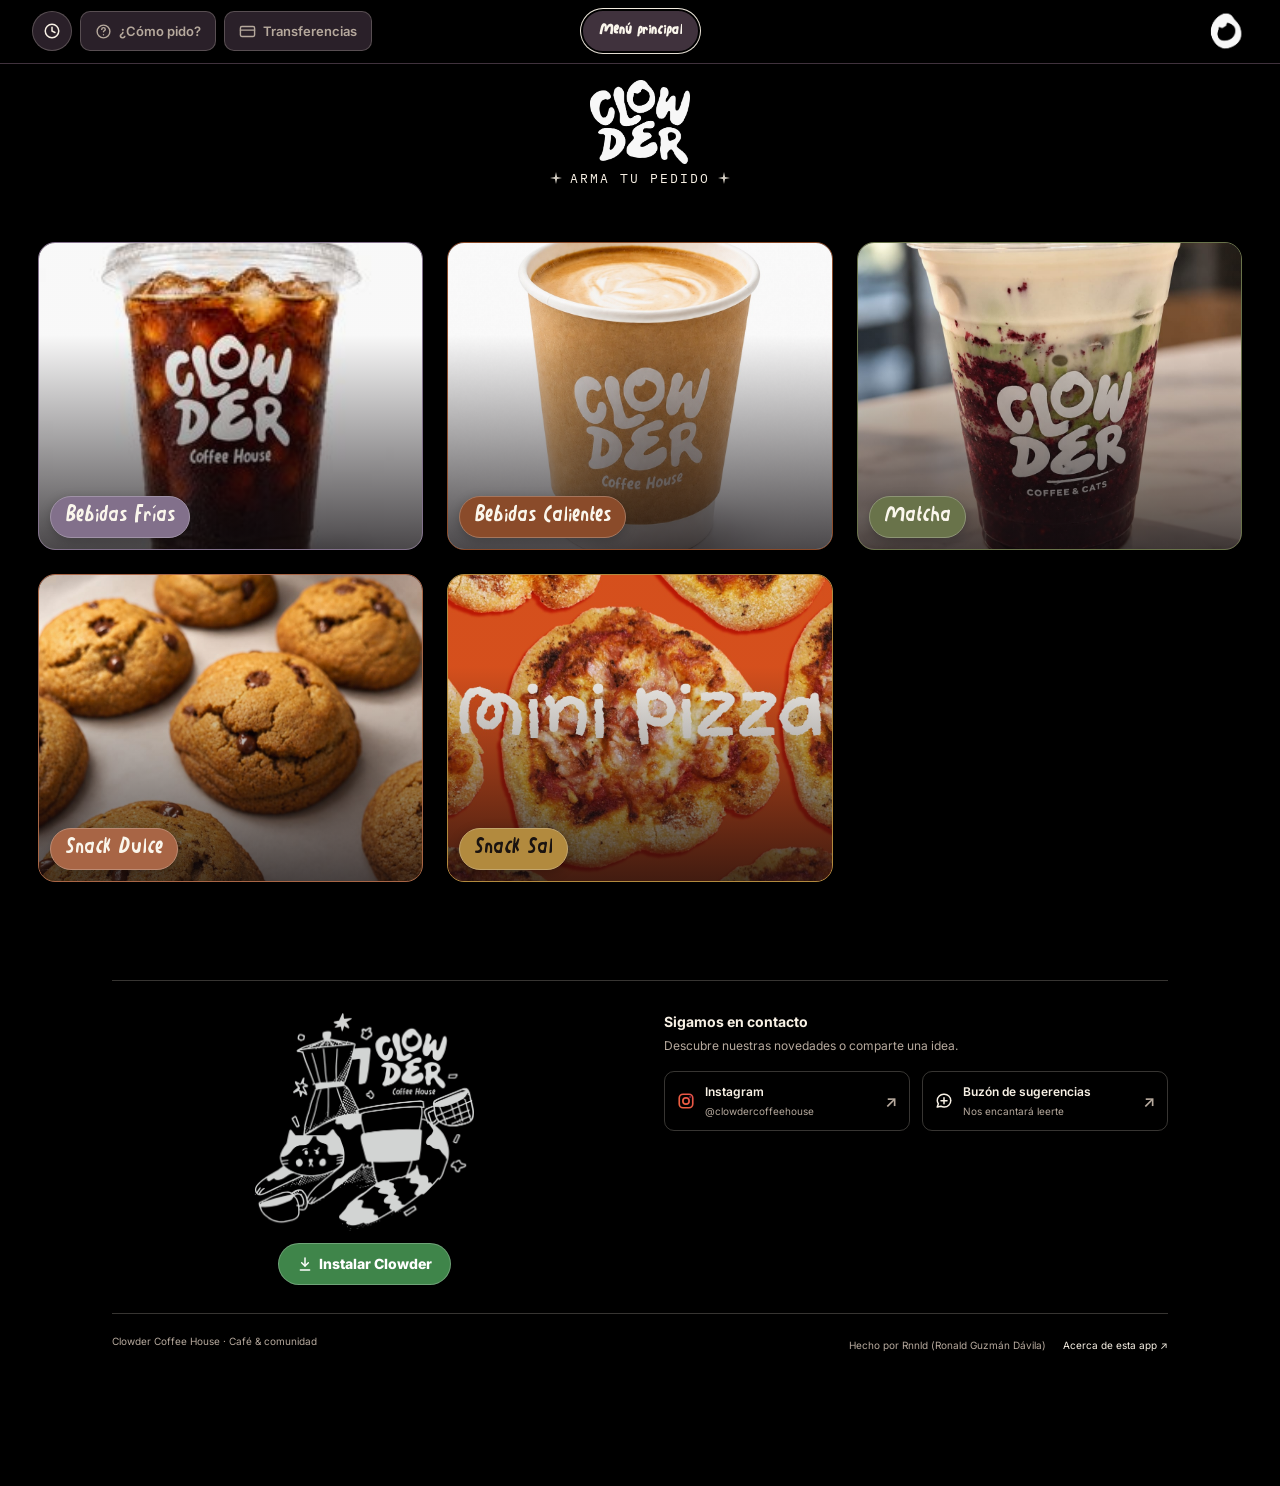
<file: index.html>
<!DOCTYPE html>
<html lang="es">
<head>
<meta charset="UTF-8">
<meta name="viewport" content="width=device-width, initial-scale=1.0">
<script>if('scrollRestoration' in history) history.scrollRestoration='manual';</script>
<title>Clowder Coffee House - Pedidos</title>
<meta name="description" content="Pide desde aquí y te llega directo a nuestro WhatsApp. Café, snacks y la bebida del mes.">
<meta name="theme-color" content="#000000">
<meta name="mobile-web-app-capable" content="yes">
<meta name="apple-mobile-web-app-capable" content="yes">
<meta name="apple-mobile-web-app-status-bar-style" content="black-translucent">
<meta name="apple-mobile-web-app-title" content="Clowder Coffee House - Pedidos">
<link rel="manifest" href="manifest.webmanifest?v=9">
<link rel="apple-touch-icon" sizes="192x192" href="icons/clowder-icon-192-v9.png">
<meta property="og:type" content="website">
<meta property="og:title" content="Clowder Coffee House · Arma tu pedido">
<meta property="og:description" content="Pide desde aquí y te llega directo a nuestro WhatsApp. Café, snacks y la bebida del mes.">
<meta property="og:url" content="https://clowder.cafe/">
<meta property="og:image" content="https://clowder.cafe/banners/mini-pizza.jpeg">
<meta property="og:image:width" content="1080">
<meta property="og:image:height" content="1350">
<meta name="twitter:card" content="summary_large_image">
<meta property="og:image:type" content="image/jpeg">
<meta property="og:image:alt" content="Mini Pizza de Clowder">
<meta name="twitter:image" content="https://clowder.cafe/banners/mini-pizza.jpeg">
<link rel="icon" type="image/png" href="assets/image-37567444807043c1.png">
<link rel="preconnect" href="https://fonts.googleapis.com">
<link href="https://fonts.googleapis.com/css2?family=Fraunces:ital,opsz,wght@0,9..144,400;0,9..144,600;1,9..144,500&family=Inter:wght@400;500;600;700&family=IBM+Plex+Mono:wght@500;600&display=swap" rel="stylesheet">
<link rel="stylesheet" href="./styles.css?v=20261102-menu-noviembre">
<link rel="stylesheet" href="./order-ticket.css?v=20261026">
</head>
<body>
<noscript><style>.intro-splash{display:none}</style></noscript>
<div class="sticky-top">
<header>
  <div class="header-actions">
  <div class="header-primary-actions">
  <button class="hours-toggle" id="hoursToggle" onclick="openHours()" aria-label="Horarios de atención">
    <svg viewBox="0 0 24 24" fill="none" stroke="currentColor" stroke-width="2" stroke-linecap="round" stroke-linejoin="round"><circle cx="12" cy="12" r="9"/><polyline points="12 7 12 12 16 14"/></svg>
  </button>
  <button class="guide-toggle" id="guideToggle" onclick="openGuide()" aria-label="¿Cómo pido?">
    <svg viewBox="0 0 24 24" fill="none" stroke="currentColor" stroke-width="2" stroke-linecap="round" stroke-linejoin="round"><circle cx="12" cy="12" r="9"/><path d="M9.5 9a2.5 2.5 0 0 1 5 0c0 1.7-2.5 2-2.5 3.5"/><line x1="12" y1="16.5" x2="12" y2="16.5"/></svg>
    ¿Cómo pido?
  </button>
  <button class="pay-toggle" id="payToggle" onclick="openPayments()" aria-label="Pagar por transferencia">
    <svg viewBox="0 0 24 24" fill="none" stroke="currentColor" stroke-width="2" stroke-linecap="round" stroke-linejoin="round"><rect x="2" y="5" width="20" height="14" rx="2"/><line x1="2" y1="10" x2="22" y2="10"/></svg>
    Transferencias
  </button>
  </div>
  <div class="header-secondary-actions">
  <span class="theme-toggle" id="themeToggle" role="img" aria-label="Clowder">
    <img class="theme-cat-logo theme-cat-logo-dark-mode" width="2250" height="2250" decoding="async" src="assets/clowder-mark-dark-mode.png" alt="">
  </span>
  </div>
  </div>

</header>
<div class="compact-cat-title" id="compactCatTitle"></div>

<div class="cats-wrap"><nav class="cats" id="cats"></nav></div>
</div>

<header class="home-brand">
  <img class="logo" width="1374" height="1149" decoding="async" src="assets/image-b30d7df6a35a7973.png" alt="Clowder">
  <div class="tag-row">
    <svg class="doodle-star" viewBox="0 0 24 24" fill="currentColor"><path d="M12 0 L14.2 9.8 L24 12 L14.2 14.2 L12 24 L9.8 14.2 L0 12 L9.8 9.8 Z"/></svg>
    <div class="tag">arma tu pedido</div>
    <svg class="doodle-star" viewBox="0 0 24 24" fill="currentColor"><path d="M12 0 L14.2 9.8 L24 12 L14.2 14.2 L12 24 L9.8 14.2 L0 12 L9.8 9.8 Z"/></svg>
  </div>
</header>

<section id="whatsappRecovery" class="order-history order-recovery" hidden aria-labelledby="recoveryTitle">
  <h2 id="recoveryTitle">Tu pedido está guardado</h2>
  <p id="whatsappRecoveryMessage" role="status"></p>
  <p>Si WhatsApp no abrió o quedó en blanco, vuelve a abrir el mismo mensaje. No necesitas armar el pedido otra vez.</p>
  <a id="whatsappRecoveryLink" data-whatsapp>Continuar este pedido en WhatsApp</a>
  <details><summary>Ver mi pedido guardado</summary><pre id="recoveryOrderDetails"></pre></details>
  <button type="button" onclick="acknowledgeWhatsAppMessage()">Ya envié el mensaje</button>
  <small>Este botón solo oculta el aviso; no confirma el pago.</small>
</section>

<aside id="drinksOnlyNotice" class="drinks-only-notice" hidden aria-labelledby="drinksOnlyTitle">
  <strong id="drinksOnlyTitle">Hoy solo bebidas ☕</strong>
  <p>Estamos preparando Clowder para Halloween 🎃. Por hoy, disfruta nuestras bebidas; la comida vuelve mañana.</p>
</aside>

<aside id="halloweenNotice" class="drinks-only-notice halloween-notice" hidden aria-labelledby="halloweenTitle">
  <strong id="halloweenTitle">🎃 Halloween en Clowder 👻</strong>
  <p>🦇 Hoy, a partir de las 20h00, celebramos con bebidas y temática de Halloween.</p>
  <p><b>Mini Clowder Pizza · $3.00</b><br>Los mismos ingredientes de nuestra pizza, en versión mini y sin huevo.</p>
  <div class="halloween-notice-actions">
    <button type="button" onclick="selectCat('Snack Sal')">🍕 Pedir mini pizza</button>
    <button id="halloweenJacksButton" type="button" onclick="selectCat('Bebidas Frías')" hidden>🎃 Jacks O’ Lantern</button>
    <button type="button" onclick="selectCat('Bebida del Mes')">☕ Pumpkin Spice Latte</button>
  </div>
</aside>

<section id="birthdayNotice" hidden style="max-width:720px;margin:16px auto;padding:20px;border-radius:20px;background:#faef9a;color:#332519;box-sizing:border-box" aria-labelledby="birthdayTitle">
  <img src="banners/cumple-gato-mesero.png" alt="El gato mesero celebra su cumpleaños con un pastel, café y un michi, en una ilustración cálida de Clowder." width="1049" height="1499" loading="lazy" decoding="async" style="display:block;width:100%;max-width:300px;height:auto;margin:0 auto 18px;border-radius:14px">
  <h2 id="birthdayTitle" style="margin:0 0 8px">🎂 ¡El gato mesero está de cumpleaños!</h2>
  <p id="birthdayHours" role="status"></p>
  <p>Su mejor regalo: ayudar a los michis de la calle. Tu aporte de cumpleaños, desde $1, se destina a nuestra ayuda social animal. 🐾</p>
  <form onsubmit="openBirthdayGift(event)" style="display:flex;gap:10px;flex-wrap:wrap;align-items:center">
    <label for="birthdayAmount">Tu regalo ($)</label>
    <input id="birthdayAmount" type="number" min="1" step="0.01" value="1" required style="width:90px;padding:10px;font:inherit">
    <button type="submit" style="padding:12px;border-radius:12px;cursor:pointer;font:inherit">🎁 Regalar desde $1</button>
  </form>
  <p id="birthdayGiftInstructions" hidden>Transfiere el valor elegido a una de nuestras cuentas y adjunta tu comprobante en WhatsApp. <a id="birthdayReceipt" data-whatsapp target="_blank" rel="noopener">Enviar comprobante</a>. Abrir WhatsApp no confirma el aporte.</p>
</section>
<main id="menu"></main>

<details id="orderHistory" class="order-history" hidden>
  <summary>Mis pedidos anteriores</summary>
  <p>Últimos 10 pedidos preparados en este dispositivo. Puedes recuperar el mensaje o repetir los productos como un pedido nuevo. Abrir WhatsApp no confirma que hayas enviado el mensaje ni pagado.</p>
  <div id="orderHistoryList"></div>
</details>

<footer id="preview-footer" class="footer-mascot footer-compact">
  <div class="footer-brand">
    <img src="assets/image-1241ecc6e22c2542.png" loading="lazy" decoding="async" width="900" height="891" alt="Clowder Coffee House">
    <button class="install-toggle" id="installToggle" onclick="installApp()" aria-label="Instalar Clowder">
      <svg viewBox="0 0 24 24" fill="none" stroke="currentColor" stroke-width="2.2" stroke-linecap="round" stroke-linejoin="round"><path d="M12 3v12"/><path d="m7 10 5 5 5-5"/><path d="M5 21h14"/></svg>
      Instalar Clowder
    </button>
  </div>
  <div class="footer-details">
    <h2 class="footer-heading">Sigamos en contacto</h2><p class="footer-ig-cta">Descubre nuestras novedades o comparte una idea.</p>
    <nav class="footer-links" aria-label="Comunidad Clowder">
  <a class="footer-mascot-ig" href="https://www.instagram.com/clowdercoffeehouse/" target="_blank" rel="noopener" aria-label="Instagram de Clowder">
    <svg viewBox="0 0 24 24" fill="none" aria-hidden="true"><defs><linearGradient id="igGradient" x1="2" y1="22" x2="22" y2="2"><stop stop-color="#feda75"/><stop offset=".35" stop-color="#fa7e1e"/><stop offset=".7" stop-color="#d62976"/><stop offset="1" stop-color="#4f5bd5"/></linearGradient></defs><rect x="3" y="3" width="18" height="18" rx="5" stroke="url(#igGradient)" stroke-width="2.2"/><circle cx="12" cy="12" r="4.2" stroke="url(#igGradient)" stroke-width="2.2"/><circle cx="17.4" cy="6.7" r="1.1" fill="#d62976"/></svg>
    <span>Instagram<small>@clowdercoffeehouse</small></span><span class="footer-link-arrow" aria-hidden="true">↗︎</span>
  </a>
  <a class="footer-suggestion-link" href="https://share.forms.app/form/6a9ef996fdd4755e6a546004" target="_blank" rel="noopener noreferrer"><svg viewBox="0 0 24 24" fill="none" stroke="currentColor" stroke-width="2" stroke-linecap="round" stroke-linejoin="round" aria-hidden="true"><path d="M21 11.5a8.4 8.4 0 0 1-9 8.5 9.3 9.3 0 0 1-4.2-1L3 20l1.5-4.4A8.1 8.1 0 0 1 3 11.5 8.4 8.4 0 0 1 12 3a8.4 8.4 0 0 1 9 8.5Z"/><path d="M8 11.5h8M12 7.5v8"/></svg><span>Buzón de sugerencias<small>Nos encantará leerte</small></span><span class="footer-link-arrow" aria-hidden="true">↗︎</span></a>
    </nav>
  </div>
  <div class="footer-credit"><span>Clowder Coffee House <span aria-hidden="true">·</span> Café &amp; comunidad</span><span>Hecho por Rnnld (Ronald Guzmán Dávila) <button type="button" onclick="document.getElementById('aboutApp').showModal()">Acerca de esta app <span aria-hidden="true">↗︎</span></button></span></div>
</footer>
<dialog id="aboutApp" class="about-dialog" aria-labelledby="aboutAppTitle">
  <div class="drawer-head"><h2 id="aboutAppTitle">Acerca de esta app</h2><button type="button" aria-label="Cerrar" onclick="document.getElementById('aboutApp').close()">✕</button></div>
  <p class="about-intro">Creada para que elegir tu café y armar tu pedido sea más fácil.</p>
  <div class="dev-card">
    <div class="dev-hook">¿Te gusta esta app?</div>
    <div class="dev-hook-sub">¿Tienes algo en mente? Cuéntame.</div>
    <a class="dev-btn dev-btn-wa dev-btn-full" href="#" data-whatsapp target="_blank" rel="noopener">Hablemos por WhatsApp</a>
    <div class="dev-sign">Ronald Guzmán Dávila</div>
  </div>
  <div class="footer-version">Clowder · v6</div>
</dialog>

<nav class="bottom-navigation" aria-label="Navegación del menú">
  <button type="button" id="menuBack" class="menu-back" onclick="expandCats()" disabled><span aria-hidden="true">←</span> Volver al menú</button>
<div class="cartbar" id="cartbar" role="button" tabindex="0" aria-label="Ver mi pedido">
  <div class="left"><span class="count" id="cartCount">0</span> Mi pedido</div>
  <div class="right"><span id="cartTotal">$0.00</span>
    <svg class="cartbar-arrow" viewBox="0 0 24 24" fill="none" stroke="currentColor" stroke-width="3" stroke-linecap="round" stroke-linejoin="round"><polyline points="9 18 15 12 9 6"/></svg>
  </div>
</div>
</nav>
<div class="order-complete" id="orderComplete" role="status" aria-live="polite">Continúa en WhatsApp<br><small>Envía allí el mensaje para completar tu pedido. Tu carrito está limpio. Puedes recuperar el mensaje en Mis pedidos anteriores.</small></div>

<div class="overlay" id="paymentsOverlay">
  <div class="drawer">
    <div class="drawer-head">
      <h2>Pagar por transferencia</h2>
      <button aria-label="Cerrar" onclick="closePayments()">✕</button>
    </div>
    <p class="modal-hint">Elige tu banco para ver el número de cuenta. Después de transferir, envía tu pedido igual por WhatsApp para que lo preparemos.</p>
    <div class="banks" id="banksList"></div>
    <div class="bank-details" id="bankDetails">
      <div class="bank-account" id="bankAccountNumber"></div>
      <div class="bank-field"><strong>Jorge Ronald Guzmán Dávila</strong></div>
      <div class="bank-field">Cuenta Ahorros</div>
      <div class="bank-field">Cédula: 0926355850</div>
      <div class="bank-field">guzmandavila@proton.me</div>
      <button class="send-btn" id="copyAccountBtn" style="margin-top:14px;" onclick="copyAccountNumber()">Copiar número</button>
    </div>
  </div>
</div>

<div class="overlay" id="guideOverlay">
  <div class="drawer">
    <div class="drawer-head">
      <h2>¿Cómo pido?</h2>
      <button aria-label="Cerrar" onclick="closeGuide()">✕</button>
    </div>
    <div class="guide-subtitle">Es súper fácil, mira:</div>
    <div class="guide-steps">
      <div class="guide-step">
        <span class="guide-num">1</span>
        <div class="guide-mock">
          <span class="mock-cats-row">
            <span class="mock-bubble" style="background:#442C19;"></span>
            <span class="mock-bubble" style="background:#B6DAEA;"></span>
            <span class="mock-bubble" style="background:#3F854A;"></span>
          </span>
        </div>
        <div class="guide-caption">Toca una categoría</div>
      </div>
      <svg class="guide-arrow" viewBox="0 0 24 24" fill="none" stroke="currentColor" stroke-width="2.5" stroke-linecap="round" stroke-linejoin="round"><line x1="12" y1="4" x2="12" y2="20"/><polyline points="7 15 12 20 17 15"/></svg>
      <div class="guide-step">
        <span class="guide-num">2</span>
        <div class="guide-mock">
          <span class="mock-card">
            <span class="mock-card-photo"></span>
            <span class="mock-card-lines"><span></span><span></span></span>
            <span class="mock-card-plus">+</span>
          </span>
        </div>
        <div class="guide-caption">Toca el + en lo que quieras</div>
      </div>
      <svg class="guide-arrow" viewBox="0 0 24 24" fill="none" stroke="currentColor" stroke-width="2.5" stroke-linecap="round" stroke-linejoin="round"><line x1="12" y1="4" x2="12" y2="20"/><polyline points="7 15 12 20 17 15"/></svg>
      <div class="guide-step">
        <span class="guide-num">3</span>
        <div class="guide-mock">
          <span class="mock-cartbar">
            <span class="mock-cartbar-count">2</span>
            <span class="mock-cartbar-price">$8.50</span>
          </span>
        </div>
        <div class="guide-caption">Abajo se arma tu carrito solo</div>
      </div>
      <svg class="guide-arrow" viewBox="0 0 24 24" fill="none" stroke="currentColor" stroke-width="2.5" stroke-linecap="round" stroke-linejoin="round"><line x1="12" y1="4" x2="12" y2="20"/><polyline points="7 15 12 20 17 15"/></svg>
      <div class="guide-step">
        <span class="guide-num">4</span>
        <div class="guide-mock">
          <span class="mock-input">Tu nombre</span>
        </div>
        <div class="guide-caption">Escribe tu nombre (¡no te olvides!)</div>
      </div>
      <svg class="guide-arrow" viewBox="0 0 24 24" fill="none" stroke="currentColor" stroke-width="2.5" stroke-linecap="round" stroke-linejoin="round"><line x1="12" y1="4" x2="12" y2="20"/><polyline points="7 15 12 20 17 15"/></svg>
      <div class="guide-step">
        <span class="guide-num">5</span>
        <div class="guide-mock">
          <span class="mock-whatsapp">
            <svg viewBox="0 0 24 24" fill="white"><path d="M12 2C6.5 2 2 6.5 2 12c0 1.8.5 3.5 1.3 5L2 22l5.2-1.4c1.4.8 3.1 1.2 4.8 1.2 5.5 0 10-4.5 10-10S17.5 2 12 2zm5.6 14.2c-.2.7-1.4 1.3-2 1.4-.5.1-1.1.1-1.8-.1-.4-.1-1-.3-1.7-.6-3-1.3-4.9-4.3-5.1-4.5-.1-.2-1.2-1.6-1.2-3.1s.8-2.2 1.1-2.5c.3-.3.6-.4.8-.4h.6c.2 0 .4 0 .6.5.2.5.7 1.8.8 1.9.1.2.1.3 0 .5-.1.2-.2.3-.3.5-.2.2-.3.3-.5.5-.2.2-.3.4-.1.7.2.3.9 1.4 1.9 2.3 1.3 1.2 2.4 1.5 2.7 1.7.3.2.5.1.7-.1.2-.2.8-.9 1-1.2.2-.3.4-.2.7-.1.3.1 1.7.8 2 1 .3.1.5.2.6.3.1.2.1.8-.1 1.5z"/></svg>
          </span>
        </div>
        <div class="guide-caption">Toca enviar</div>
        <div class="guide-subcaption">Se manda solo, no toques nada más en WhatsApp</div>
      </div>
    </div>
    <button class="send-btn" onclick="closeGuide()">¡Ya entendí!</button>
  </div>
</div>

<div class="overlay" id="bigOrderOverlay">
  <div class="drawer">
    <div class="drawer-head">
      <h2>¿Pedido grande?</h2>
      <button aria-label="Cerrar" onclick="closeBigOrder()">✕</button>
    </div>
    <div class="bigorder-body">
      <div class="bigorder-lead">Por aquí puedes pedir hasta 10 de cada producto.</div>
      <div class="bigorder-text">Si necesitas más, escríbenos por WhatsApp y lo coordinamos contigo: así nos aseguramos de tener todo listo y a tiempo.</div>
      <a class="bigorder-cta" href="#" data-whatsapp target="_blank" rel="noopener">Escríbenos por WhatsApp</a>
    </div>
    <button class="send-btn" onclick="closeBigOrder()">Seguir con mi pedido</button>
  </div>
</div>

<div class="overlay" id="hoursOverlay">
  <div class="drawer">
    <div class="drawer-head">
      <h2 id="hoursTitle">Horarios de atención</h2>
      <button aria-label="Cerrar" onclick="closeHours()">✕</button>
    </div>
    <div class="closed-notice" id="hoursNotice">Ahora estamos fuera del horario del menú completo. Puedes revisar los horarios y volver a pedir cuando esté disponible.</div>
    <div class="hours-list">
      <div class="hours-row">
        <div class="hours-days">Lunes a domingo</div>
        <div class="hours-time">☕ Solo café · disponible todo el día</div>
      </div>
      <div class="hours-row">
        <div class="hours-days">Lunes a sábado</div>
        <div class="hours-time">Menú completo: 19h00 – 23h00</div>
      </div>
      <div class="hours-row">
        <div class="hours-days">Domingos</div>
        <div class="hours-time">Menú completo: 18h30 – 22h30</div>
      </div>
    </div>
    <div class="modal-hint" style="text-align:center; margin:0 0 12px;">Fuera de esas franjas, solo se pueden pedir Bebidas Calientes.</div>
    <button class="send-btn" onclick="closeHours()">¡Listo!</button>
  </div>
</div>

<div class="overlay" id="overlay">
  <div class="drawer">
    <div class="drawer-head">
      <h2>Confirma tu pedido</h2>
      <button aria-label="Cerrar" onclick="closeCart()">✕</button>
    </div>
    <div id="cartList"></div>
    <div class="prep-time" id="prepTimeLine" style="display:none;"></div>

    <div class="fields">
      <div>
        <label class="name-label" for="customerName">¿Cómo te llamas?</label>
        <input type="text" id="customerName" maxlength="80" autocomplete="given-name" placeholder="Tu nombre" class="name-input" oninput="updateBars()">
      </div>
      <div id="modeFieldWrap">
        <label>¿Dónde lo disfrutas?</label>
        <div class="toggle-row" id="modeToggleRow">
          <button id="btnMesa" onclick="setMode('mesa')">Aquí</button>
          <button id="btnLlevar" onclick="setMode('llevar')">Para llevar</button>
          <button id="btnDelivery" onclick="setMode('delivery')">Delivery</button>
        </div>
        <div class="delivery-hint" id="deliveryHint"><strong>DELIVERY EN BICI</strong> · Canaria · Gratis · Según disponibilidad<br><span>Preparación + 5 min de entrega</span></div>
        <div class="delivery-fields" id="deliveryFields">
          <label>Manzana<input type="number" id="deliveryManzana" inputmode="numeric" pattern="[0-9]*" min="0" step="1" placeholder="Ej. 12" oninput="updateBars()"></label>
          <label>Villa<input type="number" id="deliveryVilla" inputmode="numeric" pattern="[0-9]*" min="0" step="1" placeholder="Ej. 8" oninput="updateBars()"></label>
          <button type="button" class="location-btn" onclick="shareLocation()">Compartir ubicación</button>
          <div class="location-status" id="locationStatus"></div>
          <div class="delivery-validation" id="deliveryValidation">Completa Manzana y Villa con números enteros válidos</div>
        </div>
      </div>
      <div>
        <label>¿Cómo prefieres pagar?</label>
        <div class="toggle-row">
          <button id="btnEfectivo" onclick="setPay('efectivo')">Efectivo</button>
          <button id="btnTransfer" onclick="setPay('transferencia')">Transferencia</button>
        </div>
        <p id="bankField" class="transfer-accounts" hidden>Elige la cuenta que prefieras en <a href="https://clowder.cafe/pagos/" target="_blank" rel="noopener">ver cuentas para transferir ↗</a>.</p>
        <div class="cash-change" id="cashChange">
          <label>¿Con cuánto pagas?
            <input type="number" id="cashAmount" inputmode="decimal" min="0.01" step="0.01" placeholder="Ej. 10.00" oninput="updateBars()">
            <div class="cash-actions">
              <button type="button" class="cash-exact" onclick="setExactCash()">Pago exacto</button>
              <span class="cash-change-text" id="cashChangeText"></span>
            </div>
          </label>
        </div>
      </div>
    </div>

    <div class="note" id="packagingLine" style="display:none; text-align:right; margin-top:10px;"></div>
    <div class="total-row">
      <span class="lbl">Total</span>
      <span class="val" id="drawerTotal">$0.00</span>
    </div>

    <p id="sendHint" class="modal-hint" role="status" aria-live="polite"></p>
    <p id="contactError" class="modal-hint" role="alert" hidden></p>
    <button class="send-btn" id="sendBtn" onclick="sendOrder()">Continuar en WhatsApp</button>
    <button class="new-order-btn" type="button" onclick="startNewOrder()">Empezar un pedido nuevo</button>
  </div>
</div>

<script src="./contact-config.js"></script>
<script src="./order-ticket.js?v=20261026"></script>
<script src="./app.js?v=20261125-sin-promo-milkishaki"></script>
</body>
</html>
</file>
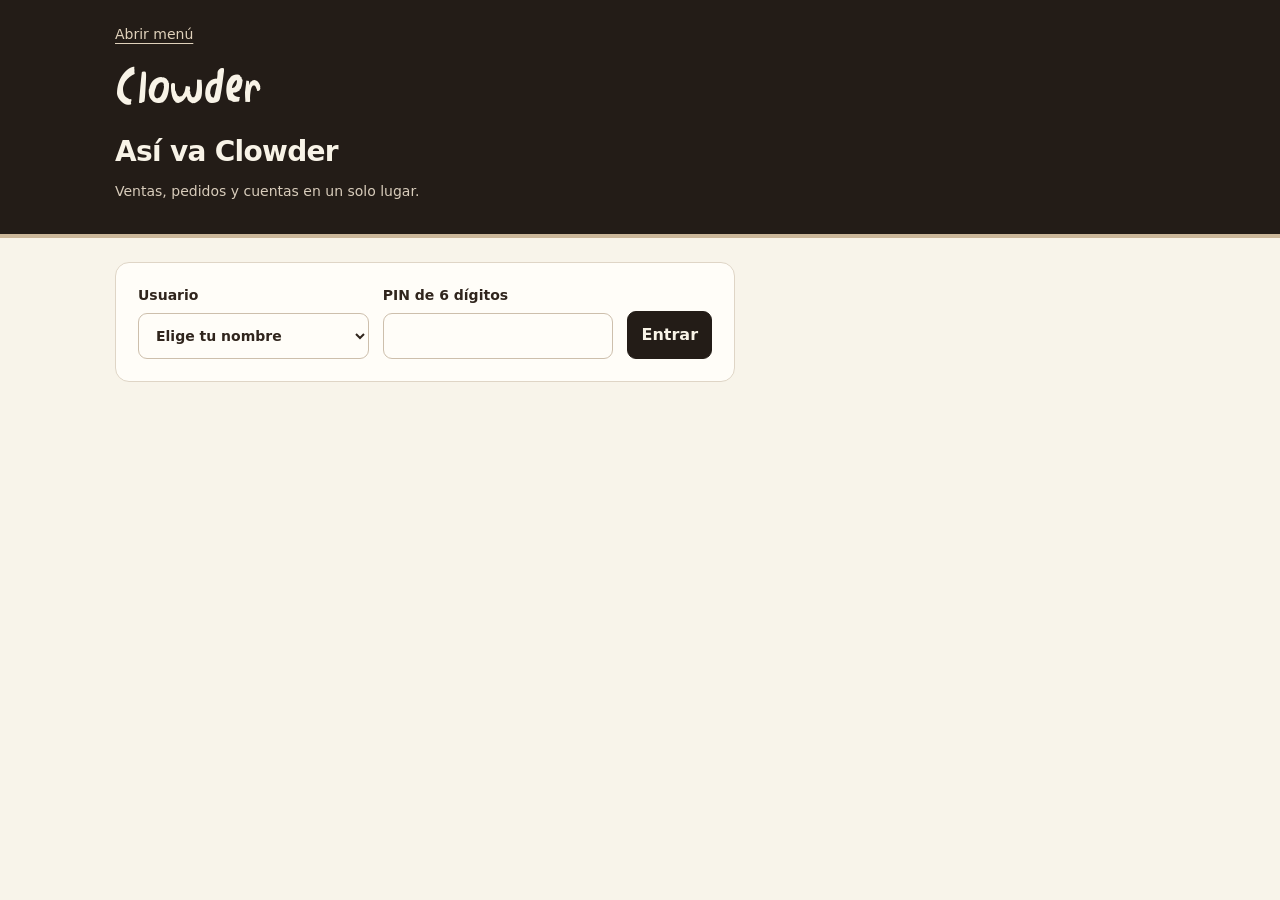
<file: backoffice/index.html>
<!doctype html><html lang="es"><meta charset="utf-8"><meta name="viewport" content="width=device-width,initial-scale=1"><meta http-equiv="Content-Security-Policy" content="default-src 'self'; script-src 'self'; style-src 'self'; connect-src 'self' https://clowder-cobros.rnnld.chatgpt.site; base-uri 'self'; form-action 'self'"><meta name="referrer" content="no-referrer"><meta name="robots" content="noindex,nofollow"><title>Backoffice · Clowder</title><link rel="stylesheet" href="./admin.css?v=4e43acddba57789a">
<link rel="stylesheet" href="../order-ticket.css?v=20261026">
<body><header><a href="https://clowder.cafe/" class="menu-link">Abrir menú</a><span class="brand">Clowder</span><h1>Así va Clowder</h1><p>Ventas, pedidos y cuentas en un solo lugar.</p></header><main>
<form id="login"><label>Usuario<select id="staffUser" autocomplete="username" required><option value="">Elige tu nombre</option><option>Alessa</option><option>Fernanda</option><option>Ronald</option></select></label><label>PIN de 6 dígitos<input id="token" type="password" inputmode="numeric" pattern="[0-9]{6}" minlength="6" maxlength="6" autocomplete="current-password" required></label><button>Entrar</button></form>
<p id="status" role="status" aria-live="polite"></p>
<section id="workspace" hidden><div id="mainBalances" class="balance-strip main-balances" aria-label="Dinero de Clowder"></div><div class="toolbar"><label>Fecha de consulta<input id="day" type="date" required></label><button id="refresh">Actualizar</button><button id="logout" class="secondary">Salir</button></div>
<p id="signedIn" class="muted"></p><p><a class="menu-link" href="../maomao/">Tomar un pedido en Mao Mao</a></p><p id="updated" class="muted"></p><div class="panel-tabs" role="tablist" aria-label="Secciones del panel">
<button type="button" role="tab" id="tab-sales" aria-selected="false" aria-controls="panel-sales" tabindex="-1">Resumen de ventas</button>
<button type="button" role="tab" id="tab-orders" aria-selected="true" aria-controls="panel-orders" tabindex="0">Pedidos y cobros</button>
<button type="button" role="tab" id="tab-inventory" aria-selected="false" aria-controls="panel-inventory" tabindex="-1">Inventario</button>
<button type="button" role="tab" id="tab-accounting" aria-selected="false" aria-controls="panel-accounting" tabindex="-1">Contabilidad</button>
</div>
<section id="panel-sales" class="workspace-panel" role="tabpanel" aria-labelledby="tab-sales" tabindex="0" hidden>
<div class="sales-heading"><div class="section-intro"><h2>¿Cómo van las ventas?</h2><p class="muted">Mira lo cobrado y descubre qué productos tienen más salida.</p></div><label>Período hasta la fecha de consulta<select id="salesPeriod"><option value="1">Un día</option><option value="7" selected>Últimos 7 días</option><option value="30">Últimos 30 días</option></select></label></div>
<section class="sales-box"><h3>Los dulces que más extrañan</h3><p class="muted">Solicitudes acumuladas · un voto por producto y navegador. No son pedidos ni reservas.</p><div id="sweetRequests"></div></section>
<p id="salesRange" class="muted"></p><div id="salesStory" class="sales-story"></div><div id="salesMetrics" class="cards sales-metrics"></div>
<div class="sales-grid"><section class="sales-box sales-trend"><h3>¿Qué día vendimos más?</h3><p class="muted">Barra más larga = más ventas. Días del más reciente al más antiguo.</p><div id="salesTrend" class="chart-scroll"></div><details><summary>Ver valores por día</summary><div id="salesDailyTable"></div></details></section>
<section class="sales-box"><h3>Cómo nos pagan</h3><div id="salesPayments"></div><p class="muted">Son cobros del período, no el saldo disponible en caja o bancos.</p></section></div>
<div class="sales-grid"><section class="sales-box"><h3>Los más vendidos</h3><p class="muted">Por unidades · hasta 5 productos</p><div id="salesTop"></div></section><section class="sales-box"><h3>Los que menos se vendieron</h3><p class="muted">Entre los productos vendidos · hasta 5 productos</p><div id="salesBottom"></div></section></div>
<p id="salesCoverage" class="sales-notice"></p><details class="sales-box"><summary>Ver todos los productos vendidos</summary><div id="salesProducts" class="product-scroll"></div></details>
<section class="sales-box"><h3>Para tener en cuenta</h3><div id="salesInsights"></div><p class="muted">Las ventas se cuentan por fecha de cobro y excluyen pedidos pendientes y cancelados. La comparación usa el mismo número de días anteriores. Si el período incluye hoy, todavía está en curso. Este resumen no calcula ganancias: faltan costos y gastos.</p></section>
</section>
<section id="panel-orders" class="workspace-panel" role="tabpanel" aria-labelledby="tab-orders" tabindex="0">
<div class="section-intro"><h2>Pedidos y cobros</h2><p class="muted">Registra ventas y confirma los pagos de tus clientes.</p></div>
<div id="dailySummary" class="cards"></div>
<details id="manualEntry"><summary>Registrar un cobro de hoy fuera del menú</summary><p>Para ventas de hoy anteriores a la activación o pedidos tomados directamente. Comprueba que no exista ya el pedido.</p><form id="manual"><label>Cliente o referencia<input id="manualName" maxlength="80" required placeholder="Nombre / pedido de WhatsApp"></label><label>Monto cobrado ($)<input id="manualAmount" type="number" min="0.01" max="100000" step="0.01" required></label><label id="manualTenderLabel" hidden>Efectivo recibido del cliente ($)<input id="manualTender" type="number" min="0.01" max="100000" step="0.01"></label><p id="manualChange" role="status"></p><label>Dónde recibiste el dinero<select id="manualAccount"><option>Guayaquil</option><option>Pichincha</option><option>Bolivariano</option><option>Pacífico</option><option>Produbanco</option><option>Efectivo</option></select></label><button>Registrar cobro recibido</button></form><p class="muted">Se registra con la fecha de hoy. No genera un mensaje ni una transferencia.</p></details><h2>Pedidos</h2><div class="toolbar"><label>Buscar<input id="search" type="search" placeholder="Nombre o número de pedido"></label><label>Ingresado por<select id="operatorFilter"><option value="">Todos</option><option>Alessa</option><option>Fernanda</option><option>Ronald</option><option>Cliente · app</option><option>Sin identificar · anterior</option></select></label><label>Estado<select id="filter"><option value="pending">Pendientes de cobro</option><option value="paid">Cobrados</option><option value="cancelled">Cancelados</option><option value="all">Todos</option></select></label></div><p class="muted">Los clientes registran al abrir WhatsApp; el personal guarda directamente desde «Nuevo pedido». Verifica el pago antes de confirmar el cobro. La lista incluye todos los días.</p><div id="orders"></div>
</section>
<section id="panel-inventory" class="workspace-panel" role="tabpanel" aria-labelledby="tab-inventory" tabindex="0" hidden>
<div class="sales-heading"><div class="section-intro"><h2>Ingredientes e inventario</h2><p class="muted">Compra → revisa → prepara. El inventario baja cuando confirmas la preparación.</p></div><button type="button" id="inventoryReload" class="secondary">Actualizar inventario</button></div>
<p id="inventoryStatus" role="status" aria-live="polite"></p>
<div id="inventoryLoaded" hidden><div id="inventoryMetrics" class="cards sales-metrics"></div>
<section class="sales-box"><h3>¿Qué hay que reponer?</h3><div id="inventoryAlerts"></div><p class="muted">Alertas internas según el mínimo que definas. WhatsApp todavía no está conectado.</p></section>
<section class="sales-box"><h3>Lo que tenemos</h3><div id="inventoryStock" class="stock-grid"></div>
<details><summary>Agregar un ingrediente</summary><form id="ingredientForm"><input id="ingredientEditId" type="hidden"><label>Nombre<input id="ingredientName" maxlength="120" required placeholder="Helado vainilla Madagascar"></label><label>Cómo lo medimos<select id="ingredientUnit"><option value="g">Gramos (g)</option><option value="ml">Mililitros (ml)</option><option value="unidad">Unidades</option></select></label><label>Avisar cuando queden<input id="ingredientMinimum" type="number" min="0" step="0.001" required></label><button>Guardar ingrediente</button></form><p class="muted">1 kg = 1.000 g · 1 litro = 1.000 ml. Gramos y mililitros no son intercambiables.</p></details>
<details><summary>Contar existencias o registrar desperdicio</summary><form id="adjustForm"><label>Ingrediente<select id="adjustIngredient" required></select></label><label>Movimiento<select id="adjustKind"><option value="count">Contar: esto es lo que queda en total</option><option value="waste">Desperdicio: esto es lo que se perdió</option></select></label><label>Cantidad en la unidad del ingrediente<input id="adjustQty" type="number" min="0" step="0.001" required></label><label>Motivo<input id="adjustNote" maxlength="400" required></label><button>Guardar movimiento</button></form></details></section>
<section class="sales-box"><h3>Facturas de compras</h3><p>Sube la foto o PDF. Se guarda por revisar y no suma existencias hasta aprobar sus ingredientes y cantidades.</p><form id="invoiceUpload"><label>Factura · foto o PDF, hasta 8 MB<input id="invoiceFile" type="file" accept="application/pdf,image/png,image/jpeg,image/webp" required></label><button>Guardar factura por revisar</button></form><p class="muted">La lectura automática de la factura queda pendiente de integrar. Esta versión guarda el original y permite revisar sus líneas. Una compra aprobada suma ingredientes; el pago se registra aparte en contabilidad.</p><div id="inventoryInvoices"></div>
<form id="invoiceReview" class="invoice-review" hidden><h4 id="invoiceReviewTitle">Revisar factura</h4><input id="invoiceReviewId" type="hidden"><label>Proveedor<input id="invoiceVendor" maxlength="120" required></label><label>Número de factura<input id="invoiceNumber" maxlength="120" required></label><label>Fecha de compra<input id="invoiceDate" type="date" required></label><div id="invoiceLines" class="inventory-lines"></div><button type="button" id="invoiceAddLine" class="secondary">Agregar ingrediente de la factura</button><button>Aprobar y sumar al inventario</button><p class="muted">Convierte presentaciones: 5 litros = 5.000 ml. Si consumes un producto en gramos y compras en litros, necesitamos su peso neto; no se convierte automáticamente.</p></form></section>
<section class="sales-box"><h3>Recetas por producto</h3><p>Cada receta indica lo que se usa para una porción. Un borrador no descuenta ingredientes.</p><div id="recipeDraftNote" class="recipe-note" hidden></div><div id="inventoryRecipes" class="stock-grid"></div>
<details><summary>Crear o actualizar una receta</summary><form id="recipeForm"><label>Nombre exacto del producto en el ticket<input id="recipeProduct" maxlength="120" required placeholder="Tal como aparece en el pedido"></label><div id="recipeLines" class="inventory-lines"></div><button type="button" id="recipeAddLine" class="secondary">Agregar ingrediente</button><label>Notas o ingredientes pendientes<input id="recipeNotes" maxlength="500"></label><label class="recipe-ready"><input id="recipeReady" type="checkbox"> Revisé todas las cantidades: receta completa, lista para descontar</label><button>Guardar receta</button></form></details><p class="muted">Las leches alternativas, extras y notas del cliente requieren revisión de su receta. No se descontarán con una receta que ignore esas modificaciones.</p></section>
<section class="sales-box"><h3>Últimos movimientos de ingredientes</h3><div id="inventoryMovements"></div><p class="muted">Cancelar o devolver el pago de una bebida ya preparada no recupera los ingredientes consumidos.</p></section></div>
</section>
<section id="panel-accounting" class="workspace-panel" role="tabpanel" aria-labelledby="tab-accounting" tabindex="0" hidden>
<div class="section-intro"><h2>Contabilidad</h2><p class="muted">Revisa la latita, compara semanas y lleva las entregas a Fernanda.</p></div>
<div id="summary" class="cards"></div><p>El pendiente para Fernanda incluye solo cobros por transferencia acumulados de todos los días, menos las entregas registradas. Excluye los pedidos cancelados. El efectivo va a la latita de Tea y no se suma a este pendiente. Un saldo negativo indica dinero entregado de más.</p>

<section aria-labelledby="cashTitle"><h2 id="cashTitle">Caja · latita de Tea</h2><div id="cashSummary" class="cards"></div><p id="cashHint"></p>
<details><summary>Contar caja o registrar una entrada / salida</summary><p>El total contado ya incluye lo cobrado esta semana. Al guardarlo se registra solo la diferencia. Cambiar billetes por monedas por el mismo valor no cambia el saldo.</p>
<form id="cashForm"><label>Tipo de movimiento<select id="cashKind"><option value="count">Actualizar total contado</option><option value="in">Entrada de efectivo para cambio</option><option value="out">Salida de efectivo / gasto</option></select></label><label>Monto ($)<input id="cashAmount" type="number" min="0" max="100000" step="0.01" required></label><label>Motivo<input id="cashNote" maxlength="500" required placeholder="Conteo de la latita / fondo para cambio…"></label><button>Guardar movimiento</button></form></details><section class="cash-journal"><h3>¿Qué pasó con el dinero?</h3><p class="muted">Entradas, salidas y conteos, del más reciente al más antiguo. Los conteos corrigen el saldo registrado; no son ventas.</p><div class="toolbar"><label>Mostrar<select id="cashHistoryFilter"><option value="all">Todos los movimientos</option><option value="sale">Ventas en efectivo</option><option value="out">Salidas y devoluciones</option><option value="count">Conteos de la latita</option><option value="in">Entradas para cambio</option></select></label></div><div id="cashHistory"></div><button type="button" id="cashHistoryMore" class="secondary" hidden>Ver movimientos anteriores</button></section></section>
<section aria-labelledby="weeksTitle"><h2 id="weeksTitle">Reportes semanales</h2><p>Martes a domingo, incluyendo la apertura del lunes desde las 18:00 (hora de Ecuador). Los cobros del lunes antes de las 18:00 se muestran aparte. El lunes puedes revisar la semana terminada y registrar la entrega a Fernanda.</p><p>Las devoluciones se muestran en la semana en que se realizaron. No borran el cobro original. El crecimiento compara cobros brutos de semanas completas; la semana actual es parcial. La primera semana solo refleja los cobros registrados desde la activación.</p><div class="table-scroll"><table><thead><tr><th>Semana (martes a domingo)</th><th>Efectivo</th><th>Transferencias</th><th>Cobrado</th><th>Devoluciones</th><th>Neto</th><th>Pedidos</th><th>Promedio</th><th>Variación</th><th>Lunes antes de 18:00</th></tr></thead><tbody id="weeks"></tbody></table></div><button id="exportWeeks" class="secondary">Descargar reporte CSV</button></section>
<section><h2>Historial y respaldo</h2><p>Los registros se guardan en el servicio y se conservan al cerrar o cambiar de dispositivo. Descarga una copia al hacer las cuentas del lunes y guárdala en un lugar seguro.</p><button id="backup" class="secondary">Descargar respaldo completo</button><p class="muted">Incluye cobros, devoluciones, entregas, movimientos de caja y auditoría. Contiene datos privados. Restaurar una copia requiere asistencia.</p></section>
<h2>Cobros por cuenta</h2><p>Importes confirmados de pedidos vigentes; no representan el saldo de tus cuentas personales.</p><table><thead><tr><th>Cuenta receptora</th><th>Fecha elegida</th><th>Acumulado</th></tr></thead><tbody id="accounts"></tbody></table>
<section class="sales-box"><h2>Cuenta Clowder · Produbanco</h2><p>Parte del saldo comprobado y suma solo las transferencias que confirmas a esta cuenta. Los cobros de pedidos no se suman automáticamente aquí.</p><div id="bankHistory"></div></section>
<h2>Confirmar una transferencia realizada</h2><form id="settlement"><label>Destino<select id="settlementDestination"><option value="clowder">Cuenta Clowder · Produbanco</option><option value="other">Otra entrega a Fernanda</option></select></label><label>Monto transferido ($)<input id="settlementAmount" type="number" min="0.01" max="100000" step="0.01" required></label><label>Referencia / cuenta de origen<input id="settlementNote" maxlength="500" placeholder="Desde mi cuenta · referencia del comprobante…" required></label><button>Confirmar que ya transferí</button></form><p class="muted">Confirma solo cuando el dinero haya llegado. Si eliges Cuenta Clowder, el monto se suma a Produbanco y se descuenta del pendiente por entregar. Una entrega a otro destino no mueve el saldo de Produbanco. No incluyas la comisión bancaria. Este botón registra la operación; no envía dinero.</p>
<h2>Entregas registradas</h2><div id="settlements"></div>
</section>
</section></main><script src="./api-config.js?v=e1fffd6112816ee3"></script><script src="./ledger.js?v=93ae4e07465f665c"></script><script src="../order-ticket.js?v=20261026"></script><script src="./inventory-ui.js?v=49767b6711d0ddde"></script><script src="./cash-ui.js?v=1d9f609c47a45c45"></script><script src="./sales.js?v=7da2966d4f1f60c2"></script><script src="./sales-ui.js?v=8543df392ed73fb3"></script><script src="./admin.js?v=3b93a64a87024980"></script></body></html>
</file>
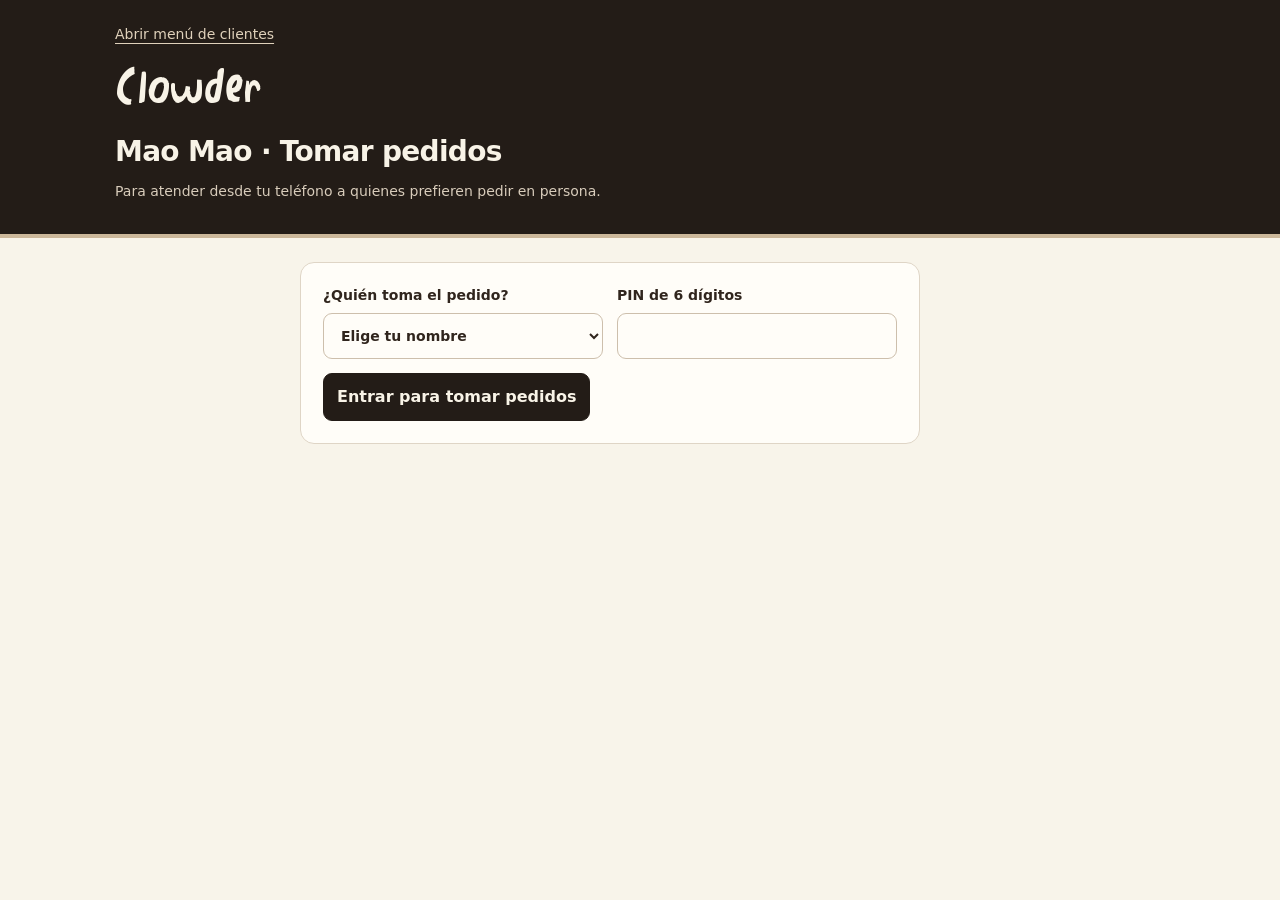
<file: maomao/index.html>
<!doctype html>
<html lang="es">
<head>
<meta charset="utf-8">
<meta name="viewport" content="width=device-width,initial-scale=1">
<meta http-equiv="Content-Security-Policy" content="default-src 'self'; script-src 'self'; style-src 'self'; connect-src 'self' https://clowder-cobros.rnnld.chatgpt.site; base-uri 'self'; form-action 'self'">
<meta name="referrer" content="no-referrer">
<meta name="robots" content="noindex,nofollow">
<title>Mao Mao · Tomar pedidos</title>
<link rel="stylesheet" href="../backoffice/admin.css?v=d5f3867c11f52a09">
<link rel="stylesheet" href="./staff.css?v=20261030">
</head>
<body>
<header><a href="../" class="menu-link">Abrir menú de clientes</a><span class="brand">Clowder</span><h1>Mao Mao · Tomar pedidos</h1><p>Para atender desde tu teléfono a quienes prefieren pedir en persona.</p></header>
<main>
<form id="login">
<label>¿Quién toma el pedido?<select id="staffUser" autocomplete="username" required><option value="">Elige tu nombre</option><option>Alessa</option><option>Fernanda</option><option>Ronald</option></select></label>
<label>PIN de 6 dígitos<input id="token" type="password" inputmode="numeric" pattern="[0-9]{6}" minlength="6" maxlength="6" autocomplete="current-password" required></label>
<button>Entrar para tomar pedidos</button>
</form>
<p id="status" role="status" aria-live="polite"></p>
<section id="workspace" hidden>
<p id="signedIn"></p>
<h2>Nuevo pedido para un cliente</h2>
<p>Elige sus productos, escribe su nombre y guarda el pedido. El teléfono del cliente es opcional.</p>
<a id="newStaffOrder" href="../?staff=1">Tomar un pedido</a>
<p class="muted">Se guarda directamente en Clowder, a tu nombre y pendiente de cobro. Puedes mostrar o compartir el ticket; no necesitas abrir WhatsApp para registrarlo.</p>
<button id="logout" type="button" class="secondary">Cerrar sesión</button>
</section>
</main>
<script src="../backoffice/api-config.js?v=e1fffd6112816ee3"></script>
<script src="./staff.js?v=20261030"></script>
</body>
</html>
</file>
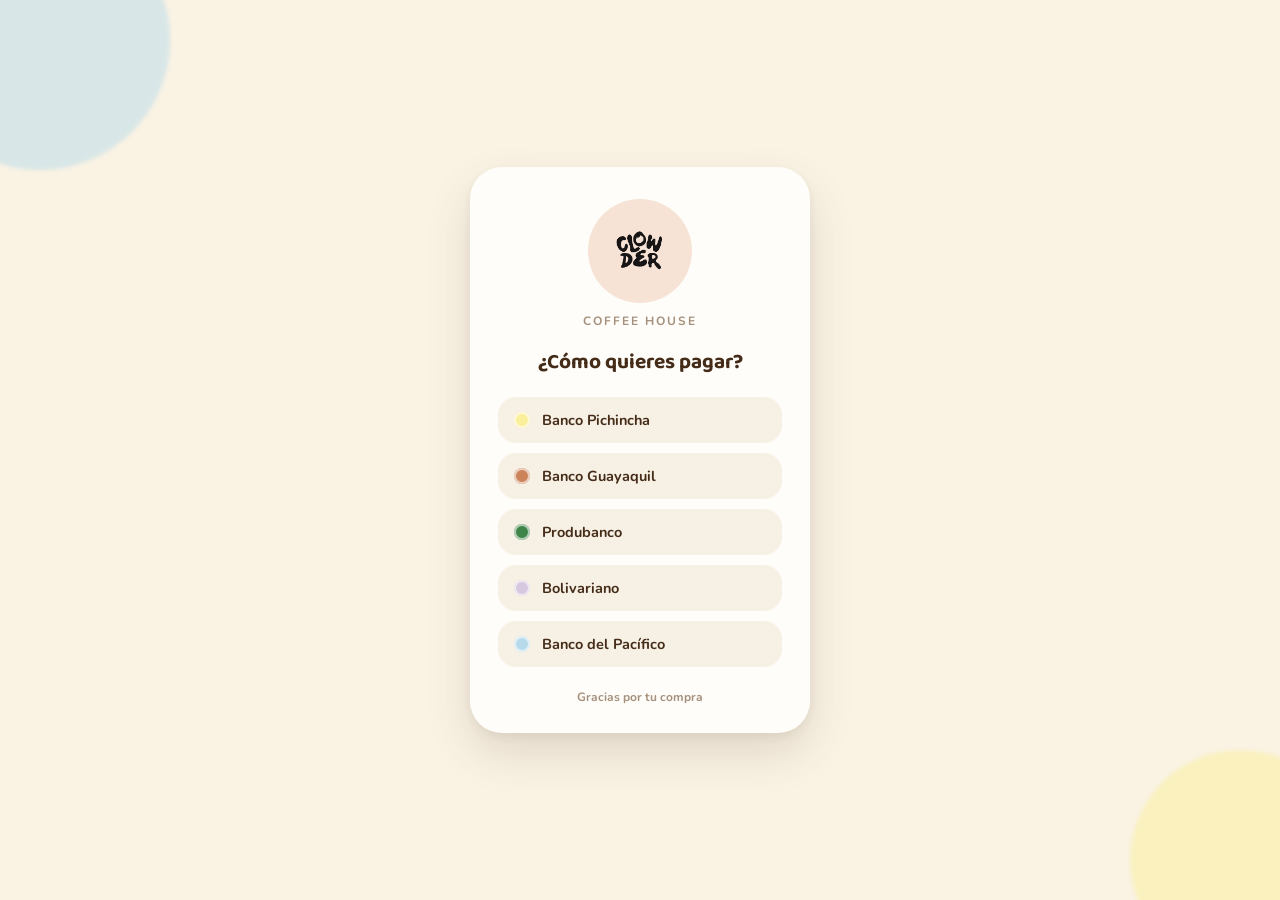
<file: pagos/index.html>
<!DOCTYPE html>
<html lang="es">
<head>
<meta charset="UTF-8">
<meta name="viewport" content="width=device-width, initial-scale=1.0">
<title>Pagos · Clowder</title>
<meta name="description" content="Consulta las cuentas bancarias de Clowder Coffee House para pagar tu pedido.">
<link rel="canonical" href="https://clowder.cafe/pagos/">
<meta property="og:type" content="website">
<meta property="og:title" content="Pagos · Clowder">
<meta property="og:description" content="Consulta las cuentas bancarias de Clowder Coffee House para pagar tu pedido.">
<meta property="og:url" content="https://clowder.cafe/pagos/">
<link rel="preconnect" href="https://fonts.googleapis.com">
<link rel="preconnect" href="https://fonts.gstatic.com" crossorigin>
<link href="https://fonts.googleapis.com/css2?family=Baloo+2:wght@500;700;800&family=Nunito:wght@500;700;800&display=swap" rel="stylesheet">
<style>
  :root{
    /* coffee house base */
    --cream:#faf3e4;
    --card:#fffdf9;
    --ink:#442c19;      /* Clowder secondary: brown */
    --ink-soft:#a4907c;

    /* Clowder secondary palette */
    --terracota:#cc835a;
    --azul:#b6daea;
    --amarillo:#faef9a;
    --lavanda:#d5c8df;
    --verde:#3f854a;

    --accent:var(--terracota);
    --accent-deep:#a85a34;
  }

  *{ box-sizing:border-box; }

  body{
    margin:0;
    min-height:100vh;
    display:flex;
    justify-content:center;
    align-items:flex-start;
    padding:24px;
    background:var(--cream);
    font-family:'Nunito', ui-sans-serif, sans-serif;
    color:var(--ink);
    position:relative;
    overflow-x:hidden;
  }

  .blob{
    position:fixed;
    border-radius:50%;
    filter:blur(2px);
    opacity:.5;
    z-index:0;
  }
  .blob.one{ width:260px; height:260px; background:var(--azul); top:-90px; left:-90px; }
  .blob.two{ width:220px; height:220px; background:var(--amarillo); bottom:-70px; right:-70px; }

  .card{
    position:relative;
    z-index:1;
    margin-block:auto;
    width:340px;
    max-width:100%;
    background:var(--card);
    padding:32px 28px 28px;
    border-radius:32px;
    box-shadow:0 20px 45px rgba(68,44,25,.14), 0 4px 10px rgba(68,44,25,.06);
  }

  .brand{ text-align:center; margin-bottom:6px; }
  .logo-badge{
    width:104px;
    height:104px;
    margin:0 auto 10px;
    border-radius:50%;
    background:#f6e3d5;
    display:flex;
    align-items:center;
    justify-content:center;
  }
  .logo-badge img{ width:74px; height:auto; display:block; }
  .brand .tag{
    font-size:12px;
    letter-spacing:2px;
    color:var(--ink-soft);
    text-transform:uppercase;
    font-weight:700;
  }

  h1{
    font-family:'Baloo 2', sans-serif;
    font-size:21px;
    font-weight:700;
    text-align:center;
    margin:16px 0 18px;
    color:var(--ink);
  }

  .banks{ display:flex; flex-direction:column; gap:10px; }

  .bank{
    display:flex;
    align-items:center;
    gap:12px;
    padding:13px 16px;
    border-radius:18px;
    background:#f7f0e4;
    cursor:pointer;
    font-weight:700;
    font-size:14.5px;
    user-select:none;
    transition:transform .15s ease, background .15s ease, box-shadow .15s ease;
  }

  .dot{
    width:16px;
    height:16px;
    border-radius:50%;
    flex-shrink:0;
    box-shadow:inset 0 0 0 2px rgba(255,255,255,.6);
  }

  .bank-label{ flex:1; }

  .arrow{
    opacity:0;
    transform:translateX(-4px);
    transition:opacity .15s ease, transform .15s ease;
  }

  .bank:hover,
  .bank:focus-visible{
    transform:translateY(-2px);
    background:color-mix(in srgb, var(--dot) 22%, white);
    outline:none;
    box-shadow:0 6px 14px rgba(68,44,25,.12);
  }
  .bank:hover .arrow,
  .bank:focus-visible .arrow{ opacity:1; transform:translateX(0); }

  .bank.active{
    background:color-mix(in srgb, var(--dot) 38%, white);
    box-shadow:0 8px 18px rgba(68,44,25,.16);
  }
  .bank.active .arrow{ opacity:1; transform:translateX(0); color:var(--ink); }

  .details{
    display:grid;
    grid-template-rows:0fr;
    opacity:0;
    transition:grid-template-rows .35s ease, opacity .3s ease;
  }
  .details.open{ grid-template-rows:1fr; opacity:1; }
  .details-inner{ overflow:hidden; }

  .badge-row{ display:flex; align-items:center; gap:8px; margin-top:22px; }
  .bank-pill{
    display:inline-flex;
    align-items:center;
    gap:6px;
    padding:5px 12px;
    border-radius:999px;
    background:color-mix(in srgb, var(--dot) 30%, white);
    color:var(--ink);
    font-size:11.5px;
    font-weight:800;
    letter-spacing:.4px;
    text-transform:uppercase;
  }
  .bank-pill .dot{ width:9px; height:9px; box-shadow:none; }

  .account-number{
    font-family:'Baloo 2', sans-serif;
    font-size:30px;
    font-weight:800;
    color:var(--accent-deep);
    margin:10px 0 16px;
    letter-spacing:1px;
    word-break:break-all;
  }

  .field{ font-size:13px; color:var(--ink-soft); line-height:1.7; font-weight:600; }
  .field b{ color:var(--ink); font-weight:800; }

  button.copy{
    width:100%;
    margin:0 0 16px;
    padding:15px;
    border:none;
    border-radius:999px;
    background:var(--terracota);
    color:white;
    font-family:'Baloo 2', sans-serif;
    font-size:15px;
    font-weight:700;
    letter-spacing:.3px;
    cursor:pointer;
    position:relative;
    overflow:visible;
    box-shadow:0 8px 18px rgba(204,131,90,.4);
    transition:transform .12s ease, background .15s ease, box-shadow .15s ease;
  }
  button.copy:hover{ background:var(--accent-deep); }
  button.copy:active{ transform:scale(.96); }

  button.copy.copied{
    background:var(--verde);
    box-shadow:0 8px 18px rgba(63,133,74,.35);
  }

  .footer-note{
    text-align:center;
    font-size:12px;
    color:var(--ink-soft);
    font-weight:700;
    margin-top:22px;
  }

  @media (prefers-reduced-motion: reduce){
    *{ transition:none !important; animation:none !important; }
  }
</style>
</head>
<body>

  <div class="blob one"></div>
  <div class="blob two"></div>

  <div class="card">
    <div class="brand">
      <div class="logo-badge">
        <img src="[data-uri]" alt="Clowder">
      </div>
      <div class="tag">Coffee House</div>
    </div>

    <h1>¿Cómo quieres pagar?</h1>

    <div class="banks" id="banks" role="listbox" aria-label="Bancos disponibles"></div>

    <div class="details" id="details">
      <div class="details-inner">
        <div class="badge-row">
          <span class="bank-pill" id="bankPill">
            <span class="dot" id="pillDot"></span>
            <span id="bankName"></span>
          </span>
        </div>
        <div class="account-number" id="accountNumber"></div>
        <div style="position:relative;">
          <button class="copy" id="copyBtn">Copiar número</button>
        </div>

        <div class="field"><b>Jorge Ronald Guzmán Dávila</b></div>
        <div class="field">Cuenta Ahorros</div>
        <div class="field">Cédula: 0926355850</div>
        <div class="field">guzmandavila@proton.me</div>

      </div>
    </div>

    <div class="footer-note">Gracias por tu compra</div>
  </div>

<script>
  const BANKS = [
    { name: "Banco Pichincha",     number: "2202483405",  color: "var(--amarillo)",  deep: "#a98a1f" },
    { name: "Banco Guayaquil",     number: "0017821771",  color: "var(--terracota)", deep: "#a85a34" },
    { name: "Produbanco",          number: "20000238765", color: "var(--verde)",     deep: "#2e6b3b" },
    { name: "Bolivariano",         number: "0841307487",  color: "var(--lavanda)",   deep: "#7a5d93" },
    { name: "Banco del Pacífico",  number: "1053591925",  color: "var(--azul)",      deep: "#3e7c99" },
  ];

  const banksEl = document.getElementById('banks');
  const detailsEl = document.getElementById('details');
  const bankNameEl = document.getElementById('bankName');
  const pillDotEl = document.getElementById('pillDot');
  const accountNumberEl = document.getElementById('accountNumber');
  const copyBtn = document.getElementById('copyBtn');

  let currentNumber = "";

  BANKS.forEach((bank, i) => {
    const el = document.createElement('div');
    el.className = 'bank';
    el.style.setProperty('--dot', bank.color);
    el.setAttribute('role', 'option');
    el.tabIndex = 0;
    el.dataset.index = i;
    el.innerHTML = `<span class="dot" style="background:${bank.color}"></span><span class="bank-label">${bank.name}</span><span class="arrow">→</span>`;
    el.addEventListener('click', () => selectBank(i, el));
    el.addEventListener('keydown', (e) => {
      if (e.key === 'Enter' || e.key === ' ') {
        e.preventDefault();
        selectBank(i, el);
      }
    });
    banksEl.appendChild(el);
  });

  function selectBank(index, el){
    const bank = BANKS[index];
    document.querySelectorAll('.bank').forEach(b => b.classList.remove('active'));
    el.classList.add('active');

    bankNameEl.textContent = bank.name;
    pillDotEl.style.background = bank.color;
    accountNumberEl.textContent = bank.number;
    currentNumber = bank.number;

    document.getElementById('bankPill').style.setProperty('--dot', bank.color);
    document.documentElement.style.setProperty('--accent-deep', bank.deep);
    detailsEl.style.setProperty('--dot', bank.color);

    detailsEl.classList.add('open');
    copyBtn.classList.remove('copied');
    copyBtn.textContent = 'Copiar número';

    if (!prefersReducedMotion()) {
      detailsEl.scrollIntoView({ behavior: 'smooth', block: 'nearest' });
    }
  }

  function prefersReducedMotion(){
    return window.matchMedia('(prefers-reduced-motion: reduce)').matches;
  }

  copyBtn.addEventListener('click', async () => {
    if (!currentNumber) return;
    try {
      await navigator.clipboard.writeText(currentNumber);
    } catch (e) {
      const ta = document.createElement('textarea');
      ta.value = currentNumber;
      document.body.appendChild(ta);
      ta.select();
      document.execCommand('copy');
      document.body.removeChild(ta);
    }

    copyBtn.classList.add('copied');
    copyBtn.textContent = '¡Copiado!';

    clearTimeout(copyBtn._resetTimer);
    copyBtn._resetTimer = setTimeout(() => {
      copyBtn.classList.remove('copied');
      copyBtn.textContent = 'Copiar número';
    }, 1800);
  });
</script>
</body>
</html>
</file>
<file: styles.css>
@font-face{
    font-family:'Doughie';
    src:url('fuentes/Doughie.ttf') format('truetype');
    font-weight:normal;
    font-style:normal;
    font-display:swap;
    /* La fuente decorativa solo dibuja texto latino; los símbolos usan fallback. */
    unicode-range:U+0020-007E,U+00A0-024F,U+1E00-1EFF;
  }
  :root{
    --bg:#000000;
    --bg-alt:#2a2029;
    --card:#241c24;
    --cream:#f8f1e5;
    --cream-dim:#b6a99d;
    --gold:#f8f1e5;
    --gold-dim:#dfd0ba;
    --sage:#f8f1e5;
    --line:rgba(248,241,229,0.22);
    --line-solid:#40323d;
    --radius:14px;
    --theme-transition: background .25s ease, color .25s ease, border-color .25s ease;
  }
  body.light-theme{
    --bg:#f6efe2;
    --bg-alt:#eadfce;
    --card:#fffaf1;
    --cream:#2b2028;
    --cream-dim:#71645f;
    --gold:#2b2028;
    --gold-dim:#54443f;
    --sage:#2b2028;
    --line:rgba(43,32,40,0.16);
    --line-solid:#dfd0bd;
  }
  *{box-sizing:border-box;}
  html{margin:0; padding:0; background:#000000;}
  html:has(body.light-theme){background:#dfd0bd;}
  body{margin:0; min-height:100vh; padding:0; border:0; border-radius:0; overflow-x:hidden; box-shadow:none;}
  body{
    background:var(--bg);
    color:var(--cream);
    font-family:'Inter','Apple Color Emoji','Segoe UI Emoji','Noto Color Emoji',sans-serif;
    min-height:100vh;
    padding-bottom:100px;
    -webkit-font-smoothing:antialiased;
    transition:var(--theme-transition);
  }
  .intro-splash{
    position:fixed; inset:0; z-index:10000; display:grid; place-items:center;
    overflow:hidden; background:#100b10; opacity:1; visibility:visible;
    transition:opacity .75s ease, visibility .75s ease;
  }
  .intro-splash video{width:100%; height:100%; display:block; object-fit:cover; object-position:center 43%;}
  .intro-splash.is-done{opacity:0; visibility:hidden; pointer-events:none;}
  .intro-skip{position:absolute;right:20px;bottom:max(24px,env(safe-area-inset-bottom));padding:12px 20px;min-height:44px;border:1px solid #fff8;border-radius:999px;background:#100b10cc;color:#fff;font:inherit;cursor:pointer;}
  .intro-skip:focus-visible{outline:3px solid #fff;outline-offset:4px;}
  @media(prefers-reduced-motion:reduce){.intro-splash{display:none;transition:none;}}
  @media (min-width:700px){
    body{max-width:860px; min-height:100vh; margin:0 auto;}
  }
  body::before{
    content:'';
    position:fixed; inset:0; z-index:0; pointer-events:none;
    background-image:url("data:image/svg+xml,%3Csvg xmlns='http://www.w3.org/2000/svg' width='180' height='180'%3E%3Cfilter id='n'%3E%3CfeTurbulence type='fractalNoise' baseFrequency='0.85' numOctaves='2' stitchTiles='stitch'/%3E%3CfeColorMatrix type='matrix' values='0 0 0 0 1  0 0 0 0 1  0 0 0 0 1  0 0 0 9 0'/%3E%3C/filter%3E%3Crect width='100%25' height='100%25' filter='url(%23n)'/%3E%3C/svg%3E");
    opacity:.15; mix-blend-mode:overlay;
  }
  body.light-theme::before{ opacity:.14; mix-blend-mode:multiply; }
  header, main, .cats, .cartbar, .overlay, .footer-mascot{ position:relative; z-index:1; }
  /* Header */
  .sticky-top{
    position:sticky; top:0; z-index:20;
    background:var(--bg);
    border-radius:0;
    overflow:hidden;
    clip-path:inset(0);
  }
  .header-actions{
    display:flex; align-items:center; justify-content:center;
    flex-wrap:wrap; gap:7px; margin-bottom:14px;
  }
  .header-primary-actions,
  .header-secondary-actions{
    display:flex; align-items:center; gap:7px;
  }
  .header-secondary-actions{
    margin-left:4px; padding-left:10px;
    border-left:1px solid var(--line);
  }
  header{
    background:var(--bg);
    border-radius:0;
    padding:16px 16px 14px;
    text-align:center;
    transition:var(--theme-transition);
  }
  /* Modo compacto: al elegir una categoría, se esconde todo salvo un logo chiquito */
  /* Compacto: logo chiquito a la izquierda y categorías al lado, todo en una fila */
  .sticky-top.compact{
    display:flex; align-items:center; gap:12px;
    padding:10px 20px;
    border-bottom:1px solid var(--line-solid);
    background:var(--bg);
    border-radius:0;
  }
  /* El logo se sacrifica en modo compacto: la píldora de categoría ocupa su lugar */
  .sticky-top.compact header{
    display:flex; align-items:center; flex:0 0 auto; position:static;
    padding:0; background:var(--bg); border-radius:0; text-align:left;
  }
  .sticky-top.compact .cats-wrap{ display:none; }
  .sticky-top.compact .cats-wrap::after{ display:none; }
  /* Píldora de categoría activa: mismo diseño que la píldora principal (color, forma,
     contorno), pero viviendo en el header mientras se navega una sola categoría. */
  .compact-cat-title{
    display:none; align-items:center; flex:0 1 auto; min-width:0;
    font-family:'Doughie','Inter','Apple Color Emoji','Segoe UI Emoji','Noto Color Emoji',sans-serif; font-weight:700; font-size:20px;
    padding:9px 20px; border-radius:999px; border:2px solid transparent;
    white-space:nowrap; overflow:hidden; text-overflow:ellipsis;
    box-shadow:0 3px 10px rgba(0,0,0,0.22), 0 0 0 3px var(--bg), 0 0 0 5px var(--cream);
    cursor:pointer;
  }
  .compact-cat-title svg{ width:17px; height:17px; margin-right:6px; flex:0 0 auto; }
  .compact-cat-title .cat-dot{ width:9px; height:9px; margin-right:7px; flex:0 0 auto; }
  .compact-cat-copy{display:flex; flex-direction:column; min-width:0; gap:3px;}
  .compact-cat-name{overflow:hidden; text-overflow:ellipsis; white-space:nowrap; line-height:1.1;}
  .compact-cat-hint{font-family:'Inter',sans-serif; font-size:10px; font-weight:600; line-height:1.2;}
  .sticky-top.compact .compact-cat-title{ display:flex; }
  .sticky-top.compact .cats{
    padding:0; border-bottom:none;
    justify-content:flex-end; overflow-x:auto;
  }
  /* Si la categoría es larga, se recorta con puntos en vez de desbordarse */
  .sticky-top.compact .cat-btn{
    max-width:100%; overflow:hidden; text-overflow:ellipsis; white-space:nowrap;
  }
  .sticky-top.compact header .logo,
  .sticky-top.compact header .tag,
  .sticky-top.compact header .doodle-star{ display:none; }
  .sticky-top.compact .header-actions{
    display:flex; align-items:center; flex-wrap:nowrap;
    gap:5px; margin:0;
  }
  .sticky-top.compact .header-primary-actions,
  .sticky-top.compact .header-secondary-actions{ gap:5px; }
  .sticky-top.compact .header-secondary-actions{ margin-left:2px; padding-left:5px; }
  .sticky-top.compact .hours-toggle,
  .sticky-top.compact .guide-toggle,
  .sticky-top.compact .pay-toggle,
  .sticky-top.compact .theme-toggle{
    display:flex; width:32px; height:32px; padding:0;
    border-radius:50%; justify-content:center; gap:0;
  }
  .sticky-top.compact .install-toggle{width:32px; height:32px; padding:0; border-radius:50%; font-size:0; gap:0;}
  .sticky-top.compact .install-toggle svg{width:17px; height:17px;}
  .sticky-top.compact .guide-toggle,
  .sticky-top.compact .pay-toggle{ font-size:0; }
  .sticky-top.compact .guide-toggle svg,
  .sticky-top.compact .pay-toggle svg{ width:17px; height:17px; }
  .sticky-top.compact .compact-cat-title{
    font-size:16px; padding:7px 11px; margin-right:48px;
    box-shadow:0 2px 8px rgba(0,0,0,.18), 0 0 0 2px var(--bg), 0 0 0 3px var(--cream);
  }
  header .logo{
    height:84px;
    width:auto;
    display:block;
    margin:0 auto;
    transition:filter .25s ease;
  }
  .theme-cat-logo{display:none;}
  body.light-theme header .logo{
    filter:invert(1);
  }
  .theme-toggle{
    width:34px; height:34px; flex:0 0 auto; border-radius:50%;
    background:var(--bg-alt); border:1px solid var(--line);
    color:var(--cream); display:flex; align-items:center; justify-content:center;
    cursor:pointer; padding:0;
  }
  .theme-toggle svg{width:18px; height:18px;}
  .sticky-top.compact .theme-toggle{
    position:absolute; z-index:5; top:8px; right:12px;
    width:44px; height:44px; padding:0; border:0; background:transparent;
  }
  .sticky-top.compact .theme-toggle svg{display:none;}
  .sticky-top.compact .theme-toggle .theme-cat-logo{
    display:block; width:44px; height:44px; object-fit:contain;
    transform:scale(1.4); pointer-events:none;
  }
  .sticky-top.compact .theme-toggle .theme-cat-logo-dark-mode{transform:scale(1.4) translate(2px,-.35px);}
  .sticky-top.compact .theme-toggle .theme-cat-logo-light-mode{display:none;}
  body.light-theme .sticky-top.compact .theme-toggle .theme-cat-logo-dark-mode{display:none;}
  body.light-theme .sticky-top.compact .theme-toggle .theme-cat-logo-light-mode{display:block;}
  .theme-toggle .icon-moon{display:none;}
  body.light-theme .theme-toggle .icon-sun{display:none;}
  body.light-theme .theme-toggle .icon-moon{display:block;}
  .install-toggle{display:none; width:auto; min-height:34px; flex:0 0 auto; border-radius:999px; background:#3F854A; border:1px solid rgba(255,255,255,.25); color:#fff; align-items:center; justify-content:center; gap:6px; cursor:pointer; padding:0 12px; font-family:'Inter','Apple Color Emoji','Segoe UI Emoji','Noto Color Emoji',sans-serif; font-size:12px; font-weight:800; white-space:nowrap;}
  .install-toggle svg{width:16px; height:16px;}
  .suggestion-toggle{
    position:absolute; top:18px; left:14px;
    width:34px; height:34px; border-radius:50%;
    background:var(--bg-alt); border:1px solid var(--line);
    color:var(--cream); display:flex; align-items:center; justify-content:center;
    cursor:pointer; padding:0;
  }
  .suggestion-toggle svg{width:18px; height:18px;}
  .hours-toggle{
    width:34px; height:34px; flex:0 0 auto; border-radius:50%;
    background:var(--bg-alt); border:1px solid var(--line);
    color:var(--cream); display:flex; align-items:center; justify-content:center;
    cursor:pointer; padding:0;
  }
  .hours-toggle svg{width:18px; height:18px;}
  .guide-toggle{
    flex:0 0 auto; width:34px; height:34px; border-radius:50%; padding:0;
    background:var(--bg-alt); border:1px solid var(--line);
    color:var(--cream-dim); display:flex; align-items:center; justify-content:center; gap:0;
    cursor:pointer;
    font-family:'Inter','Apple Color Emoji','Segoe UI Emoji','Noto Color Emoji',sans-serif; font-weight:700; font-size:0;
    white-space:nowrap;
  }
  .guide-toggle svg{width:16px; height:16px; flex:0 0 auto;}
  .pay-toggle{
    flex:0 0 auto; width:34px; height:34px; border-radius:50%; padding:0;
    background:var(--bg-alt); border:1px solid var(--line);
    color:var(--cream-dim); display:flex; align-items:center; justify-content:center; gap:0;
    cursor:pointer;
    font-family:'Inter','Apple Color Emoji','Segoe UI Emoji','Noto Color Emoji',sans-serif; font-weight:700; font-size:0;
    white-space:nowrap;
  }
  .pay-toggle svg{width:16px; height:16px; flex:0 0 auto;}
  .bigorder-body{ margin:4px 0 20px; }
  .bigorder-lead{
    font-family:'Doughie','Inter','Apple Color Emoji','Segoe UI Emoji','Noto Color Emoji',sans-serif; font-size:20px;
    color:var(--gold); margin-bottom:8px; line-height:1.3;
  }
  .bigorder-text{
    font-family:'Inter','Apple Color Emoji','Segoe UI Emoji','Noto Color Emoji',sans-serif; font-size:14px; font-weight:600;
    color:var(--cream-dim); line-height:1.5; margin-bottom:16px;
  }
  .bigorder-cta{
    display:flex; align-items:center; justify-content:center; text-decoration:none;
    background:#3F854A; color:#fff; border-radius:14px; padding:14px;
    font-family:'Inter','Apple Color Emoji','Segoe UI Emoji','Noto Color Emoji',sans-serif; font-size:15px; font-weight:800;
  }
  .hours-list{display:flex; flex-direction:column; gap:10px; margin:10px 0 20px;}
  .hours-row{
    display:flex; justify-content:space-between; align-items:center; gap:10px;
    background:var(--bg-alt); border:1px solid var(--line); border-radius:12px;
    padding:13px 16px;
  }
  .hours-days{font-family:'Inter','Apple Color Emoji','Segoe UI Emoji','Noto Color Emoji',sans-serif; font-weight:700; font-size:14.5px; color:var(--cream);}
  .hours-time{font-family:'IBM Plex Mono','Apple Color Emoji','Segoe UI Emoji','Noto Color Emoji',monospace; font-weight:600; font-size:13px; color:var(--gold); text-align:right;}
  .closed-notice{
    margin:0 0 14px; padding:11px 13px; border-radius:12px;
    background:var(--bg-alt); border:1px solid var(--line);
    color:var(--cream); font-size:14px; line-height:1.45;
  }
  .guide-subtitle{
    font-family:'Doughie','Inter','Apple Color Emoji','Segoe UI Emoji','Noto Color Emoji',sans-serif; font-weight:400; font-size:18px;
    color:var(--cream-dim); margin:-8px 0 8px;
  }
  .guide-steps{display:flex; flex-direction:column; margin:6px 0 18px;}
  .guide-step{
    display:flex; align-items:center; gap:14px;
    background:var(--bg-alt); border:1px solid var(--line); border-radius:14px; padding:12px 16px;
  }
  .guide-num{
    flex-shrink:0; width:38px; height:38px; border-radius:50%;
    background:var(--gold); color:var(--bg); font-family:'Doughie','Inter','Apple Color Emoji','Segoe UI Emoji','Noto Color Emoji',sans-serif;
    font-size:21px; display:flex; align-items:center; justify-content:center; font-weight:800;
  }
  .guide-mock{width:78px; flex-shrink:0; display:flex; align-items:center; justify-content:center;}
  .mock-cats-row{display:flex; gap:6px;}
  .mock-bubble{
    width:20px; height:20px; border-radius:50%;
    border:2px solid var(--bg); box-shadow:0 0 0 1.5px var(--line);
  }
  .guide-subcaption{
    font-family:'Inter','Apple Color Emoji','Segoe UI Emoji','Noto Color Emoji',sans-serif; font-size:12px; color:var(--cream-dim); margin-top:2px; line-height:1.3;
  }
  .mock-cat{
    display:inline-flex; align-items:center; gap:5px;
    background:transparent; border:1.5px solid var(--line); border-radius:999px;
    padding:6px 12px; font-family:'Inter','Apple Color Emoji','Segoe UI Emoji','Noto Color Emoji',sans-serif; font-weight:700; font-size:12px; color:var(--cream);
  }
  .mock-cat-dot{width:7px; height:7px; border-radius:50%; flex-shrink:0;}
  .mock-card{
    position:relative; display:flex; align-items:center; gap:6px;
    background:var(--bg-alt); border:1.5px solid var(--line); border-left:3px solid #cc835a;
    border-radius:9px; padding:6px 16px 6px 7px;
  }
  .mock-card-photo{width:20px; height:20px; border-radius:5px; background:var(--line); flex-shrink:0;}
  .mock-card-lines{display:flex; flex-direction:column; gap:3px;}
  .mock-card-lines span{display:block; height:3px; border-radius:2px; background:var(--cream-dim);}
  .mock-card-lines span:first-child{width:22px;}
  .mock-card-lines span:last-child{width:14px;}
  .mock-card-plus{
    position:absolute; right:-6px; top:50%; transform:translateY(-50%);
    width:18px; height:18px; border-radius:50%; background:var(--gold); color:var(--bg);
    font-size:13px; font-weight:800; display:flex; align-items:center; justify-content:center;
  }
  .mock-cartbar{
    display:flex; align-items:center; gap:8px;
    background:var(--gold); color:var(--bg); border-radius:999px; padding:7px 12px;
    font-family:'IBM Plex Mono','Apple Color Emoji','Segoe UI Emoji','Noto Color Emoji',monospace; font-weight:700; font-size:12px;
  }
  .mock-cartbar-count{
    background:var(--bg); color:var(--gold); border-radius:50%;
    width:17px; height:17px; display:flex; align-items:center; justify-content:center; font-size:10.5px;
  }
  .mock-whatsapp{
    width:34px; height:34px; border-radius:50%; background:#25D366;
    display:flex; align-items:center; justify-content:center;
  }
  .mock-whatsapp svg{width:19px; height:19px;}
  .mock-input{
    display:block; background:var(--bg-alt); border:1.5px solid var(--line); border-radius:8px;
    padding:7px 10px; font-family:'Inter','Apple Color Emoji','Segoe UI Emoji','Noto Color Emoji',sans-serif; font-size:11.5px; color:var(--cream-dim);
    white-space:nowrap;
  }
  .guide-caption{font-family:'Inter','Apple Color Emoji','Segoe UI Emoji','Noto Color Emoji',sans-serif; font-weight:700; font-size:15.5px; color:var(--cream);}
  .guide-arrow{width:20px; height:20px; color:var(--gold); opacity:.6; margin:2px auto;}
  header .tag{
    font-family:'IBM Plex Mono','Apple Color Emoji','Segoe UI Emoji','Noto Color Emoji',monospace;
    font-size:12.5px;
    letter-spacing:2px;
    text-transform:uppercase;
    color:var(--gold);
  }

  /* Category pills */
  .cats{
    display:flex; flex-wrap:nowrap; align-items:center; gap:9px;
    padding:14px 16px;
    background:var(--bg);
    border-bottom:1px solid var(--line-solid);
    overflow-x:auto; scrollbar-width:none; -webkit-overflow-scrolling:touch;
    scroll-snap-type:x proximity;
    scroll-padding-left:16px; /* el imán respeta el margen del borde */
  }
  .cats::-webkit-scrollbar{ display:none; }
  .cats .cat-btn{ scroll-snap-align:start; }
  /* En contenedores con scroll el padding derecho se pierde: se compensa así */
  .cats::after{ content:''; flex:0 0 6px; }
  /* Sombra al borde derecho: pista de que hay más categorías al costado */
  .cats-wrap{ position:relative; }
  .cats-wrap::after{
    content:''; position:absolute; top:0; right:0; bottom:1px; width:34px;
    background:linear-gradient(to right, rgba(0,0,0,0), var(--bg) 80%);
    pointer-events:none;
  }
  .cats-expand-btn{
    display:flex; align-items:center; gap:8px; flex:0 0 auto;
    height:38px; border-radius:999px; padding:0 16px 0 12px;
    background:var(--bg-alt); border:1px solid var(--line-solid);
    color:var(--cream); cursor:pointer;
    font-family:'Doughie','Inter','Apple Color Emoji','Segoe UI Emoji','Noto Color Emoji',sans-serif; font-weight:400; font-size:16px;
    box-shadow:0 2px 0 rgba(0,0,0,.08); transition:transform .2s ease, box-shadow .2s ease, border-color .2s ease;
  }
  .cats-expand-btn:hover{ transform:translateY(-1px); border-color:var(--cream-dim); box-shadow:0 4px 10px rgba(0,0,0,.12); }
  .cats-expand-icon{ width:18px; height:18px; flex:0 0 auto; }
  /* Pulso continuo y suave: invita a tocar sin ser molesto, ya que solo se ve
     mientras las categorías están colapsadas a una sola. */
  @keyframes catsExpandPulse{
    0%, 100% { transform:scale(1); box-shadow:0 0 0 0 rgba(213,82,140,.35); }
    50% { transform:scale(1.06); box-shadow:0 0 0 7px rgba(213,82,140,0); }
  }
  .cats-expand-dots{ display:none; }
  .cats-expand-dot{
    width:18px; height:18px; border-radius:50%;
    border:2px solid var(--bg-alt); margin-left:-7px;
  }
  .cats-expand-dot:first-child{ margin-left:0; }
  .cat-btn{
    flex:0 0 auto;
    font-family:'Doughie','Inter','Apple Color Emoji','Segoe UI Emoji','Noto Color Emoji',sans-serif;
    font-weight:400;
    font-size:20px;
    background:transparent;
    border:2px solid transparent;
    border-radius:999px;
    padding:9px 20px;
    cursor:pointer;
    position:relative;
    transition:background .2s, border-color .2s, color .2s;
  }
  .cat-btn.active{
    color:var(--bg);
    background:var(--gold);
    border-color:var(--gold);
    /* Refuerzos para que se note cuál está elegida, más allá del color */
    font-weight:700;
    transform:scale(1.04);
  }
  /* Contorno grueso en la activa: se lee aunque el color no se distinga bien */
  .cat-btn.active{
    box-shadow:0 3px 10px rgba(0,0,0,0.22), 0 0 0 3px var(--bg), 0 0 0 5px var(--cream);
  }
  .cat-btn-promo{
    border-style:dashed !important;
  }
  .cat-dot{
    width:9px; height:9px; border-radius:50%;
    display:inline-block; margin-right:7px; vertical-align:middle;
  }
  .section-label .cat-dot{width:13px; height:13px; margin-right:9px;}

  /* Items */
  main{padding:18px 16px 10px; max-width:560px; margin:0 auto;}
  body.category-home .cats-wrap{display:none;}
  body.category-home #menu{max-width:820px; padding-top:8px;}
  .category-home-view{padding:10px 0 26px;}
  .category-home-grid{display:grid; grid-template-columns:repeat(2,minmax(0,1fr)); gap:12px;}
  .category-tile{
    position:relative; display:block; width:100%; aspect-ratio:1.25/1; padding:0; overflow:hidden;
    border:1px solid var(--tile-accent); border-radius:17px; background:var(--bg-alt); color:#fff;
    text-align:left; cursor:pointer; isolation:isolate; box-shadow:0 5px 16px rgba(0,0,0,.14);
    -webkit-tap-highlight-color:transparent;
  }
  .category-tile img{position:absolute; inset:0; z-index:-2; width:100%; height:100%; object-fit:cover; object-position:var(--tile-image-position,50% 50%); transform:scale(var(--tile-image-scale,1)); transition:transform .35s ease;}
  .category-tile-shade{position:absolute; inset:0; z-index:-1; background:linear-gradient(180deg,rgba(13,9,12,.02) 30%,rgba(13,9,12,.74) 100%);}
  .category-tile-name{
    position:absolute; left:11px; bottom:11px; max-width:calc(100% - 22px);
    display:inline-flex; align-items:center; min-height:34px; box-sizing:border-box;
    padding:7px 14px; border:1px solid color-mix(in srgb,var(--tile-accent),white 24%);
    border-radius:999px; background:var(--tile-accent); color:var(--tile-pill-text,#fff);
    font:400 clamp(18px,4.6vw,24px)/1.1 'Doughie','Inter','Apple Color Emoji','Segoe UI Emoji','Noto Color Emoji',sans-serif; text-shadow:none;
    box-shadow:0 3px 12px rgba(0,0,0,.24); white-space:normal; overflow-wrap:anywhere;
  }
  .category-tile:focus-visible{outline:3px solid var(--cream); outline-offset:3px;}
  @media (hover:hover) and (pointer:fine){.category-tile:hover img{transform:scale(calc(var(--tile-image-scale,1) + .045));}}
  @media(min-width:700px){.category-home-grid{grid-template-columns:repeat(3,minmax(0,1fr)); gap:16px;}}
  .section-label{
    font-family:'Doughie','Inter','Apple Color Emoji','Segoe UI Emoji','Noto Color Emoji',sans-serif;
    font-weight:400;
    font-size:38px;
    color:var(--gold);
    margin:24px 4px 12px;
    display:none; align-items:center;
  }
  .cat-banner{ margin:0 4px 16px; position:relative; }
  .cat-banner-track{
    display:flex; overflow-x:auto; scroll-snap-type:x mandatory;
    gap:8px; scrollbar-width:none; -webkit-overflow-scrolling:touch;
    border-radius:18px;
  }
  .cat-banner-track::-webkit-scrollbar{ display:none; }
  .cat-banner-slide{
    flex:0 0 100%; scroll-snap-align:center;
    border-radius:18px; overflow:hidden; border:1px solid var(--line); line-height:0;
  }
  .cat-banner-slide video, .cat-banner-slide .banner-video-poster{ width:100%; display:block; aspect-ratio:3/4; object-fit:cover; object-position:50% 65%; background:var(--bg-alt); }
  .cat-banner-slide img{ width:100%; height:auto; display:block; aspect-ratio:3/4; background:var(--bg-alt); }
  .cat-banner-slide img[src="banners/bf-banana-caramel-latte.jpeg"]{
    object-fit:contain; object-position:center;
  }
  .cat-banner-slide img[src="assets/funbite.jpeg"]{
    transform:scale(1.4); transform-origin:50% 12%;
  }
  .cat-banner-dots{
    display:flex; justify-content:center; gap:6px; margin-top:9px;
  }
  .cat-banner-dot{
    width:7px; height:7px; border-radius:50%;
    background:var(--cream-dim); opacity:.35;
  }
  .cat-banner-dot.active{ opacity:1; background:var(--gold); }
  button.cat-banner-dot{
    width:28px; height:28px; padding:0; border:0; cursor:pointer;
    background:transparent; display:grid; place-items:center;
  }
  button.cat-banner-dot::before{content:''; width:8px; height:8px; border-radius:50%; background:var(--cream-dim);}
  button.cat-banner-dot.active{background:transparent;}
  button.cat-banner-dot.active::before{background:var(--gold);}
  .cat-banner-controls{display:flex; align-items:center; justify-content:center; gap:12px; margin-top:8px;}
  .cat-banner-controls .cat-banner-dots{margin:0; gap:2px;}
  .cat-banner-arrow{width:40px; height:40px; border:1px solid var(--line-solid); border-radius:50%; background:var(--bg-alt); color:var(--cream); font-size:24px; cursor:pointer;}
  .cat-banner-arrow:disabled{opacity:.3; cursor:default;}
  .cat-banner button:focus-visible, .cat-banner-track:focus-visible{outline:3px solid var(--gold); outline-offset:3px;}
  .mouse-dragging, .mouse-dragging *{cursor:grabbing !important; user-select:none !important;}
  .mouse-dragging{scroll-snap-type:none; scroll-behavior:auto;}
  @media (hover:hover) and (pointer:fine){
    .cats, .cat-banner-track{cursor:grab;}
    .cats{scrollbar-width:thin; scrollbar-color:var(--cream-dim) var(--bg);}
    .cats::-webkit-scrollbar{display:block; height:8px;}
    .cats::-webkit-scrollbar-thumb{background:var(--cream-dim); border-radius:8px;}
  }
  .promo-cat-note{
    font-family:'Inter','Apple Color Emoji','Segoe UI Emoji','Noto Color Emoji',sans-serif; font-weight:700; font-size:13.5px;
    color:#754233; background:rgba(183,101,53,0.12);
    border:1.5px dashed #A9522B; border-radius:14px;
    padding:10px 14px; margin:0 4px 16px; line-height:1.5;
    display:flex; align-items:flex-start; gap:6px;
  }
  .promo-star{ width:14px; height:14px; flex:0 0 auto; margin-top:3px; color:#A9522B; opacity:1; }
  .promo-emph{
    font-family:'Doughie','Inter','Apple Color Emoji','Segoe UI Emoji','Noto Color Emoji',sans-serif; font-weight:400; font-size:17px;
    letter-spacing:.2px;
  }
  .item{
    background:var(--card);
    border:1px solid rgba(0,0,0,0.1);
    border-left-width:5px;
    border-left-style:solid;
    border-radius:18px;
    padding:16px 18px;
    margin-bottom:14px;
    position:relative;
  }
  .item-featured{
    border:2px solid #A9522B; border-left-width:5px; border-left-color:#A9522B;
    box-shadow:0 4px 14px rgba(113,55,35,0.18);
  }
  .item-heading{
    display:flex; align-items:flex-start; justify-content:space-between; gap:10px;
    margin:-16px 0 10px;
  }
  .item-heading .item-price-col{ margin-top:10px; }
  .featured-ribbon{
    min-width:0; max-width:100%;
    background:#6B3D4A; color:#FFF7E9; font-family:'Inter','Apple Color Emoji','Segoe UI Emoji','Noto Color Emoji',sans-serif;
    font-size:11px; font-weight:800; letter-spacing:.4px; text-transform:uppercase;
    padding:5px 14px; border-radius:0 0 10px 10px;
  }
  /* Identidad del combo: naranja con texto oscuro para que contraste en ambos temas. */
  .item.item-combo{border-color:#D8891A; border-left-color:#D06F12; box-shadow:0 4px 14px rgba(208,111,18,.24);}
  .item.item-combo .featured-ribbon,
  .item.item-combo .item-name-badge{background:#E8891A; color:#1a1310;}
  .item-price-col{ display:flex; flex:0 0 auto; flex-direction:column; align-items:flex-end; gap:3px; }
  .item-price-was{
    font-family:'IBM Plex Mono','Apple Color Emoji','Segoe UI Emoji','Noto Color Emoji',monospace; font-size:12px; font-weight:700;
    color:#8a7d68; text-decoration:line-through; white-space:nowrap;
  }
  .promo-note{
    font-family:'Inter','Apple Color Emoji','Segoe UI Emoji','Noto Color Emoji',sans-serif; font-size:11.5px; font-weight:600; font-style:italic;
    color:#B5542C; margin-top:6px; line-height:1.4;
  }
  .process-tag{
    display:inline-flex; align-items:center; width:fit-content;
    margin-top:8px; padding:5px 10px;
    border:2px solid #D77B22; border-radius:999px;
    background:#FFF8E5; color:#2B201A;
    font-family:'Inter','Apple Color Emoji','Segoe UI Emoji','Noto Color Emoji',sans-serif; font-size:11.5px; font-weight:700;
    line-height:1.25; box-shadow:0 2px 5px rgba(80,45,15,.16);
  }
  .item-top{
    display:grid; grid-template-columns:76px minmax(0,1fr); align-items:start; gap:8px 12px;
  }
  .item-top:not(:has(.item-thumb)) { grid-template-columns:minmax(0,1fr); }
  .item-thumb{
    width:76px; height:76px; border-radius:12px; object-fit:cover; object-position:center;
    flex-shrink:0; border:2px solid rgba(0,0,0,0.15);
    transition:opacity .15s ease;
  }
  .item-info{ display:flex; flex-direction:column; align-items:flex-start; gap:6px; min-width:0; }
  .item-title-row{ display:flex; align-items:flex-start; justify-content:space-between; gap:8px; width:100%; min-width:0; }
  .item-title-row .item-name-badge{ min-width:0; }
  .item-info .variant-select{ width:100%; max-width:100%; margin-top:0; }
  .item-top > .process-tag{ grid-column:1 / -1; margin-top:0; max-width:100%; }
  .funbite-photo{
    display:block; width:76px; height:76px; flex-shrink:0;
    overflow:hidden; border-radius:12px; border:2px solid rgba(0,0,0,0.15);
  }
  .funbite-photo .item-thumb{
    display:block; width:100%; height:100%; border:0; border-radius:0;
    object-position:50% 0%; transform:scale(1.45);
  }
  .item-name-badge{
    display:inline-block;
    font-family:'Doughie','Inter','Apple Color Emoji','Segoe UI Emoji','Noto Color Emoji',sans-serif; font-weight:400; font-size:20px;
    color:#faf6ec; background:#1a1310;
    padding:4px 12px 6px; border-radius:8px; line-height:1.2;
    max-width:100%; overflow-wrap:anywhere; word-break:break-word;
  }
  .classic-tag{
    display:inline-block; max-width:100%; vertical-align:middle;
    font-family:'Inter','Apple Color Emoji','Segoe UI Emoji','Noto Color Emoji',sans-serif; font-weight:800; font-size:13px;
    color:#1a1310; background:#E8D9B0;
    padding:4px 10px; border-radius:8px; line-height:1.3;
  }
  /* Color propio para bebidas frías: un tono de frescura, no el beige cálido de las calientes.
     Es un chip sólido, así que se lee igual de bien en modo claro y oscuro. */
  .classic-tag-fresh{
    color:#fffaf1; background:#6F625F;
  }
  .item-desc{grid-column:1 / -1; font-size:14px; color:#1a1310; margin-top:0; line-height:1.45; font-weight:600;}
  .coming-soon-note{
    font-family:'Inter','Apple Color Emoji','Segoe UI Emoji','Noto Color Emoji',sans-serif; font-size:13px; color:#4a4032; font-style:italic;
    padding:2px 0 4px;
  }
  .item-price{
    font-family:'IBM Plex Mono','Apple Color Emoji','Segoe UI Emoji','Noto Color Emoji',monospace; font-weight:800; font-size:15.5px;
    color:#1a1310; background:#faf6ec; white-space:nowrap;
    border:2px solid #1a1310; border-radius:999px; padding:4px 12px;
  }
  .coming-soon-status{
    display:table; max-width:100%; box-sizing:border-box;
    margin:0 0 12px; padding:8px 14px;
    font-family:'Inter','Apple Color Emoji','Segoe UI Emoji','Noto Color Emoji',sans-serif; font-size:13px; font-weight:800; line-height:1.35;
    color:#512f3a; background:#f2dfd6; border:2px solid #9d5b42;
    border-radius:12px; overflow-wrap:anywhere;
    box-shadow:0 3px 8px rgba(113,55,35,.14);
  }
  .item-price.sold-out-price{
    font-family:'Inter','Apple Color Emoji','Segoe UI Emoji','Noto Color Emoji',sans-serif; font-size:13.5px; font-weight:800;
    color:#faf6ec; background:#A33422; border-color:#A33422;
    padding:7px 16px; letter-spacing:.3px;
  }
  .item-price.closed-price{
    font-family:'Inter','Apple Color Emoji','Segoe UI Emoji','Noto Color Emoji',sans-serif; font-size:13.5px; font-weight:800;
    color:#faf6ec; background:#5C6B73; border-color:#5C6B73;
    padding:7px 16px; letter-spacing:.3px;
  }
  .item-controls{
    display:flex; align-items:center; justify-content:space-between;
    margin-top:14px; gap:10px;
  }
  .stepper{
    display:flex; align-items:center; gap:0;
    border:2px solid #1a1310; border-radius:10px; overflow:hidden;
  }
  .stepper button{
    width:40px; height:38px; background:#faf6ec; border:none; color:#1a1310;
    font-size:19px; cursor:pointer; line-height:1; font-weight:700;
  }
  .stepper button:active{background:#1a1310; color:#faf6ec;}
  .stepper button.blocked-add{
    background:#e4ddd3; color:#8a7d68; cursor:not-allowed; opacity:.72;
  }
  .stepper .qty{
    width:34px; text-align:center; font-family:'IBM Plex Mono','Apple Color Emoji','Segoe UI Emoji','Noto Color Emoji',monospace; font-size:15.5px; color:#1a1310; font-weight:700;
  }
  .note-toggle{
    background:rgba(255,255,255,0.5); border:1px dashed rgba(26,19,16,0.5); color:#4a4032;
    font-size:13.5px; border-radius:8px; padding:9px 12px; cursor:pointer; font-family:'Inter','Apple Color Emoji','Segoe UI Emoji','Noto Color Emoji',sans-serif;
    flex:1;
  }
  /* La cabecera comparte espacio con el precio y el texto fluye sin filas vacías. */
  @media (max-width:560px){
    .item{ padding:14px 12px; border-radius:16px; }
    .item-heading{ margin-top:-14px; margin-bottom:10px; }
    .item-heading .item-price-col{ margin-top:10px; }
    .featured-ribbon{ line-height:1.3; padding:6px 10px; }
    .item-top{ grid-template-columns:76px minmax(0,1fr); gap:8px 10px; }
    .item-name-badge{ font-size:19px; padding:4px 10px 6px; }
    .classic-tag{ font-size:12px; padding:4px 8px; }
    .item-desc{ font-size:14px; line-height:1.45; }
    .item-price{ font-size:14px; padding:4px 8px; }
    .item-price.closed-price,
    .item-price.sold-out-price{ font-size:12px; padding:6px 9px; }
    .item-controls{ margin-top:10px; gap:8px; }
    .stepper button{ width:40px; height:40px; }
    .note-toggle{ min-height:44px; }
  }
  .note-toggle.has-note{border-color:#1a1310; border-style:solid; color:#1a1310; font-weight:600;}
  .note-input{
    display:none; width:100%; margin-top:10px;
    background:rgba(255,255,255,0.6); border:1px solid rgba(26,19,16,0.35); border-radius:8px;
    color:#1a1310; font-family:'Inter','Apple Color Emoji','Segoe UI Emoji','Noto Color Emoji',sans-serif; font-size:14.5px;
    padding:10px 12px; resize:none;
  }
  .note-input.open{display:block;}
  .milk-select{
    width:100%; margin-top:9px; background:#faf8f4; border:1px solid rgba(65,49,36,0.14);
    border-radius:12px; color:#4a4037; font-family:'Inter','Apple Color Emoji','Segoe UI Emoji','Noto Color Emoji',sans-serif; font-size:13px;
    padding:10px 12px; font-weight:550;
  }
  .milk-select.syrup-select{
    margin-top:11px; min-height:46px; padding:11px 40px 11px 14px;
    border:1px solid color-mix(in srgb, var(--flavor-tone, #d8c9b2) 72%, #5b4737);
    border-radius:13px; color:#33271f; font-size:13px; font-weight:650;
    background-color:color-mix(in srgb, var(--flavor-tone, #f2eee7) 34%, #fffdf9);
    box-shadow:0 3px 10px rgba(48,35,25,.07), inset 0 1px 0 rgba(255,255,255,.75);
    cursor:pointer; appearance:none; -webkit-appearance:none;
    background-image:url("data:image/svg+xml,%3Csvg xmlns='http://www.w3.org/2000/svg' width='16' height='16' viewBox='0 0 24 24' fill='none' stroke='%236c5745' stroke-width='2' stroke-linecap='round' stroke-linejoin='round'%3E%3Cpath d='m6 9 6 6 6-6'/%3E%3C/svg%3E");
    background-repeat:no-repeat; background-position:right 13px center; background-size:16px;
    transition:background-color .2s ease,border-color .2s ease,box-shadow .2s ease,transform .2s ease;
  }
  .milk-select.syrup-select:hover{
    border-color:color-mix(in srgb, var(--flavor-tone, #d8c9b2) 78%, #3f3026);
    box-shadow:0 5px 14px rgba(48,35,25,.11), inset 0 1px 0 rgba(255,255,255,.8);
  }
  .milk-select.syrup-select:focus-visible{
    outline:2px solid color-mix(in srgb, var(--flavor-tone, #d8c9b2) 78%, #5b4737);
    outline-offset:2px;
  }
  .variant-select{
    display:block; margin-top:6px; border:1.5px solid rgba(26,19,16,0.25);
    border-radius:7px; font-family:'Inter','Apple Color Emoji','Segoe UI Emoji','Noto Color Emoji',sans-serif; font-size:13.5px;
    padding:7px 32px 7px 10px; font-weight:700;
    -webkit-appearance:none; -moz-appearance:none; appearance:none;
    background-repeat:no-repeat; background-position:right 9px center; background-size:16px;
    box-shadow:0 1px 2px rgba(0,0,0,0.12);
    cursor:pointer;
  }

  /* Floating cart bar */
  .footer-mascot{
    text-align:center; padding:10px 24px 40px; max-width:420px; margin:0 auto;
  }
  .footer-mascot img{width:100%; max-width:280px; height:auto; margin:0 auto; display:block; opacity:.95; filter:invert(1); transition:filter .25s ease;}
  body.light-theme .footer-mascot img{filter:none;}
  .footer-mascot-tag{
    font-family:'Doughie','Inter','Apple Color Emoji','Segoe UI Emoji','Noto Color Emoji',sans-serif; font-style:normal; font-weight:400; font-size:19px;
    color:var(--cream); margin-top:7px; letter-spacing:.2px;
  }
  .footer-ig-cta{
    font-family:'Inter','Apple Color Emoji','Segoe UI Emoji','Noto Color Emoji',sans-serif; font-size:13px;
    color:var(--cream-dim); margin-top:8px; line-height:1.4;
  }
  .banks{display:flex; flex-direction:column; gap:9px; margin-bottom:6px;}
  .bank-row{
    display:flex; align-items:center; gap:10px;
    background:var(--bg-alt); border:1px solid var(--line); border-radius:12px;
    padding:12px 14px; cursor:pointer; font-family:'Inter','Apple Color Emoji','Segoe UI Emoji','Noto Color Emoji',sans-serif; font-weight:700; font-size:14.5px;
    color:var(--cream);
  }
  .bank-row.active{border-color:var(--gold);}
  .bank-dot{width:14px; height:14px; border-radius:50%; flex-shrink:0;}
  .bank-details{
    display:none; margin-top:16px; padding-top:16px; border-top:1px solid var(--line);
  }
  .bank-details.open{display:block;}
  .bank-account{
    font-family:'IBM Plex Mono','Apple Color Emoji','Segoe UI Emoji','Noto Color Emoji',monospace; font-weight:700; font-size:26px;
    color:var(--gold); margin-bottom:10px; letter-spacing:1px; word-break:break-all;
  }
  .bank-field{font-size:13px; color:var(--cream-dim); line-height:1.7;}
  .bank-field strong{color:var(--cream);}

  .footer-mascot-ig{
    display:inline-flex; align-items:center; gap:7px; margin-top:9px;
    padding:8px 13px; border:1px solid var(--line); border-radius:999px;
    font-family:'Inter','Apple Color Emoji','Segoe UI Emoji','Noto Color Emoji',sans-serif; font-size:12.5px; font-weight:800;
    letter-spacing:.2px; color:var(--cream); background:var(--bg-alt);
    text-decoration:none; cursor:pointer; transition:transform .2s ease, border-color .2s ease;
  }
  .footer-mascot-ig:hover{ transform:translateY(-1px); border-color:#d946a6; }
  .footer-mascot-ig svg{ width:17px; height:17px; flex:0 0 auto; }
  .footer-suggestion-link{
    display:flex; align-items:center; justify-content:center; gap:8px; width:100%;
    margin:18px auto 0; padding:13px 15px; border:1px solid #D7A85E;
    border-radius:14px; background:linear-gradient(135deg,#fff4bd,#f6d58a);
    color:#3b2819; text-decoration:none; font-family:'Doughie','Inter','Apple Color Emoji','Segoe UI Emoji','Noto Color Emoji',sans-serif; font-size:19px;
    cursor:pointer; box-shadow:0 6px 15px rgba(81,49,20,.12); transition:transform .2s ease, box-shadow .2s ease;
  }
  .footer-suggestion-link:hover{ transform:translateY(-2px); box-shadow:0 9px 20px rgba(81,49,20,.18); }
  .footer-suggestion-link svg{ width:19px; height:19px; }
  .suggestion-caption{ display:block; margin-top:4px; font-family:'Inter','Apple Color Emoji','Segoe UI Emoji','Noto Color Emoji',sans-serif; font-size:11px; font-weight:600; color:#6f573d; }
  .dev-card{
    max-width:560px; margin:18px auto 0; text-align:center;
    background:linear-gradient(135deg,#3f854a,#2d6738); color:#fff;
    border:0; border-radius:18px; padding:19px 18px 16px;
    box-shadow:0 10px 22px rgba(37,87,46,.2);
  }
  .dev-hook{
    font-family:'Doughie','Inter','Apple Color Emoji','Segoe UI Emoji','Noto Color Emoji',sans-serif; font-weight:400; font-size:26px;
    color:#fff; line-height:1.15; margin-bottom:5px;
  }
  .dev-hook-sub{
    font-family:'Inter','Apple Color Emoji','Segoe UI Emoji','Noto Color Emoji',sans-serif; font-size:13px; font-weight:600; color:rgba(255,255,255,.82);
    line-height:1.4; margin-bottom:14px;
  }
  .dev-sign{
    font-family:'IBM Plex Mono','Apple Color Emoji','Segoe UI Emoji','Noto Color Emoji',monospace; font-size:11px; font-weight:600;
    color:rgba(255,255,255,.72); opacity:.9; margin-top:11px; letter-spacing:.3px;
  }
  .dev-btn-full{ display:block; }
  .dev-btn{
    flex:1; text-align:center; text-decoration:none; border-radius:10px;
    padding:11px 8px; font-family:'Inter','Apple Color Emoji','Segoe UI Emoji','Noto Color Emoji',sans-serif; font-size:13px; font-weight:800;
    border:2px solid rgba(255,255,255,.8);
  }
  .dev-btn-wa{ background:#fff; color:#2d6738; }
  .footer-version{
    font-family:'IBM Plex Mono','Apple Color Emoji','Segoe UI Emoji','Noto Color Emoji',monospace; font-size:10px;
    color:var(--cream-dim); opacity:.5; margin-top:10px;
  }

  .cartbar{
    position:fixed; left:16px; right:16px; bottom:16px; z-index:30;
    background:#3F854A; color:#fff;
    border-radius:16px; padding:16px 18px;
    display:flex; justify-content:space-between; align-items:center;
    box-shadow:0 10px 30px rgba(0,0,0,.35);
    cursor:pointer; transform:translateY(120%); transition:transform .3s ease;
    max-width:560px; margin:0 auto; right:0; left:0;
    width:calc(100% - 32px);
  }
  .cartbar:not(.show){visibility:hidden; pointer-events:none;}
  .cartbar.show{transform:translateY(0);}
  .cartbar .right{display:flex; align-items:center; gap:8px;}
  .cartbar-arrow{width:17px; height:17px; opacity:.9;}
  /* Pulso corto al agregar algo, para que se note que apareció */
  @keyframes cartPulse{
    0%,100%{ box-shadow:0 10px 30px rgba(0,0,0,.35), 0 0 0 0 rgba(63,133,74,0); }
    50%{ box-shadow:0 10px 30px rgba(0,0,0,.35), 0 0 0 9px rgba(63,133,74,.28); }
  }
  .cartbar.pulse{ animation:cartPulse .55s ease-out 1; }
  .cartbar .left{display:flex; align-items:center; gap:10px; font-weight:700; font-size:16.5px;}
  .cartbar .count{
    background:#fff; color:#3F854A; font-family:'IBM Plex Mono','Apple Color Emoji','Segoe UI Emoji','Noto Color Emoji',monospace;
    font-size:13px; padding:4px 9px; border-radius:999px;
  }
  .cartbar .right{font-family:'IBM Plex Mono','Apple Color Emoji','Segoe UI Emoji','Noto Color Emoji',monospace; font-weight:600; font-size:16.5px;}
  .order-complete{position:fixed; left:50%; bottom:24px; transform:translate(-50%,18px); z-index:80; display:none; width:min(90vw,420px); padding:16px 18px; border-radius:16px; background:#3F854A; color:#fff; text-align:center; box-shadow:0 10px 28px rgba(0,0,0,.3); font-family:'Inter','Apple Color Emoji','Segoe UI Emoji','Noto Color Emoji',sans-serif; font-weight:800; line-height:1.35;}
  .order-complete.open{display:block; animation:orderCompleteIn .25s ease-out forwards;}
  @keyframes orderCompleteIn{to{transform:translate(-50%,0);}}

  /* Cart drawer */
  .overlay{
    position:fixed; inset:0; background:rgba(0,0,0,.55); z-index:40;
    display:none; align-items:flex-end; justify-content:center;
  }
  #paymentsOverlay{ z-index:50; }
  #guideOverlay, #paymentsOverlay, #hoursOverlay, #bigOrderOverlay{
    align-items:center; padding:20px;
  }
  #guideOverlay .drawer, #paymentsOverlay .drawer, #hoursOverlay .drawer, #bigOrderOverlay .drawer{
    border-radius:24px; border-top:none; max-height:85vh;
  }
  .overlay.open{display:flex;}
  .drawer{
    background:var(--bg); width:100%; max-width:560px; max-height:88vh;
    border-radius:20px 20px 0 0; padding:20px 20px 24px; overflow-y:auto;
    border-top:1px solid var(--line);
  }
  .drawer-head{display:flex; justify-content:space-between; align-items:center; margin-bottom:16px;}
  .drawer-head h2{font-family:'Doughie','Inter','Apple Color Emoji','Segoe UI Emoji','Noto Color Emoji',sans-serif; font-weight:400; font-size:34px; margin:0;}
  .drawer-head button{background:none; border:none; color:var(--cream-dim); font-size:26px; cursor:pointer;}
  .cart-row{
    border-bottom:1px solid var(--line); padding:14px 0;
    display:flex; justify-content:space-between; gap:10px;
  }
  .cart-row .info{flex:1; min-width:0;}
  .cart-row .info .n{font-weight:600; font-size:16px;}
  .cart-row .info .note{font-size:13.5px; color:var(--sage); margin-top:3px;}
  .cart-row .price{font-family:'IBM Plex Mono','Apple Color Emoji','Segoe UI Emoji','Noto Color Emoji',monospace; font-size:16px; color:var(--gold); white-space:nowrap;}
  .cart-row .price-breakdown{display:block; margin-top:3px; font-family:'Inter','Apple Color Emoji','Segoe UI Emoji','Noto Color Emoji',sans-serif; font-size:11px; line-height:1.45; color:var(--cream-dim); text-align:right;}
  .cart-row .price-breakdown div{display:flex; justify-content:flex-end; gap:5px; white-space:nowrap;}
  .cart-row .price-breakdown b{font-family:'IBM Plex Mono','Apple Color Emoji','Segoe UI Emoji','Noto Color Emoji',monospace; font-weight:600; color:var(--cream);}
  .cart-row .price-total{display:block; margin-top:3px; font-size:17px; font-weight:800; color:var(--gold);}
  .cart-modifiers{display:flex; flex-wrap:wrap; gap:5px; margin-top:7px;}
  .modifier-chip{
    display:inline-flex; align-items:center; gap:5px; max-width:100%;
    border:1px solid var(--line); border-radius:999px; padding:5px 8px;
    background:var(--bg-alt); color:var(--cream-dim); font:inherit; font-size:12px;
    overflow-wrap:anywhere;
  }
  .modifier-chip strong{font-family:'IBM Plex Mono','Apple Color Emoji','Segoe UI Emoji','Noto Color Emoji',monospace; color:var(--cream); font-size:11px;}
  .modifier-chip button{border:0; background:none; color:var(--cream-dim); cursor:pointer; padding:0 0 0 2px; font-size:16px; line-height:1;}
  .cart-row .rm{background:none;border:none;color:var(--cream-dim);font-size:13.5px;text-decoration:underline;cursor:pointer;margin-top:5px;}
  @media(max-width:560px){
    .drawer{padding:18px 14px 22px;}
    .cart-row{gap:8px;}
    .cart-row .price{min-width:84px; font-size:14px;}
    .cart-row .price-breakdown{font-size:10.5px;}
    .cart-row .price-total{font-size:15px;}
    .modifier-chip{font-size:11px; padding:4px 7px;}
  }
  .empty-cart{text-align:center; padding:22px 10px 30px; color:var(--cream-dim); font-size:15px;}
  .prep-time{
    display:flex; align-items:center; gap:8px;
    background:var(--bg-alt); border:1px solid var(--line); border-radius:10px;
    padding:10px 12px; margin-top:12px;
    font-family:'Inter','Apple Color Emoji','Segoe UI Emoji','Noto Color Emoji',sans-serif; font-size:13px; color:var(--cream-dim);
  }
  .prep-time strong{color:var(--gold); font-weight:800;}
  .prep-time svg{width:16px; height:16px; flex-shrink:0; color:var(--gold);}
  .empty-cart img{width:88px; height:auto; margin:0 auto 12px; display:block; opacity:.92; filter:invert(1); transition:filter .25s ease;}
  body.light-theme .empty-cart img{filter:none;}
  .tag-row{display:flex; align-items:center; justify-content:center; gap:8px; margin-top:6px;}
  .doodle-star{width:12px; height:12px; color:var(--gold); opacity:.85;}
  .seasonal-divider{
    display:flex; align-items:center; justify-content:center; gap:10px;
    max-width:560px; margin:8px auto 14px; padding:0 16px;
    color:#bd9675; font-family:'IBM Plex Mono','Apple Color Emoji','Segoe UI Emoji','Noto Color Emoji',monospace;
    font-size:10px; font-weight:600; letter-spacing:1px;
    text-transform:uppercase; line-height:1.2;
  }
  .seasonal-divider::before,.seasonal-divider::after{
    content:''; height:1px; flex:1 1 auto; max-width:90px;
    background:linear-gradient(90deg,transparent,rgba(189,150,117,.55));
  }
  .seasonal-divider::after{transform:scaleX(-1);}
  .seasonal-divider span:first-child{font-size:13px; color:#d69a58;}
  .seasonal-divider span:last-child{color:#947080;}
  body.halloween-feature .item-featured{
    border-color:#bd7544; border-left-color:#bd7544;
    box-shadow:0 0 0 3px rgba(189,117,68,.12), 0 8px 24px rgba(9,6,12,.2);
  }

  .fields{margin-top:16px; display:flex; flex-direction:column; gap:10px;}
  .fields label{font-size:13px; color:var(--cream-dim); font-family:'IBM Plex Mono','Apple Color Emoji','Segoe UI Emoji','Noto Color Emoji',monospace; letter-spacing:.5px; text-transform:uppercase;}
  .name-label{
    display:block; font-family:'Doughie','Inter','Apple Color Emoji','Segoe UI Emoji','Noto Color Emoji',sans-serif !important; text-transform:none !important;
    font-size:21px !important; font-weight:400; color:var(--gold) !important;
    letter-spacing:0 !important; margin-bottom:2px;
  }
  .name-required{ color:#9d5b42; }
  .name-hint{
    font-family:'Inter','Apple Color Emoji','Segoe UI Emoji','Noto Color Emoji',sans-serif; font-size:12px; font-weight:600;
    color:var(--cream-dim); margin-bottom:6px;
  }
  .name-input{ border:2px solid var(--gold) !important; }
  .fields input, .fields textarea{
    background:var(--bg-alt); border:1px solid var(--line); border-radius:10px;
    color:var(--cream); padding:11px 13px; font-family:'Inter','Apple Color Emoji','Segoe UI Emoji','Noto Color Emoji',sans-serif; font-size:15.5px; margin-top:4px;
  }
  .toggle-row{display:flex; gap:8px;}
  .toggle-row button{
    flex:1; background:var(--bg-alt); border:1px solid var(--line); color:var(--cream-dim);
    padding:12px; border-radius:10px; font-family:'Doughie','Inter','Apple Color Emoji','Segoe UI Emoji','Noto Color Emoji',sans-serif; font-size:20px; font-weight:400; cursor:pointer;
  }
  .toggle-row button.active{background:var(--sage); color:var(--bg); border-color:var(--sage);}
  .cash-change{display:none; margin-top:8px;}
  .cash-change.open{display:block;}
  .cash-change label{display:block; color:var(--cream-dim); font-family:'Inter','Apple Color Emoji','Segoe UI Emoji','Noto Color Emoji',sans-serif; font-size:12px; font-weight:800;}
  .cash-change input{width:100%; margin-top:4px !important;}
  .cash-actions{display:flex; align-items:center; gap:8px; margin-top:6px;}
  .cash-exact{border:1px solid var(--line); border-radius:8px; background:var(--bg-alt); color:var(--cream-dim); padding:6px 9px; font:600 12px 'Inter','Apple Color Emoji','Segoe UI Emoji','Noto Color Emoji',sans-serif; cursor:pointer;}
  .cash-change-text{font:700 12px 'Inter','Apple Color Emoji','Segoe UI Emoji','Noto Color Emoji',sans-serif; color:var(--gold);}
  /* Cada opción con su color, tomado de la paleta de categorías */
  #btnMesa.active{ background:#3F854A; border-color:#3F854A; color:#fff; }
  #btnLlevar.active{ background:#CC835A; border-color:#CC835A; color:#1a1310; }
  #btnDelivery.active{ background:#F2A65A; border-color:#D77B22; color:#1a1310; }
  #btnDelivery:disabled{ opacity:.55; cursor:not-allowed; }
  #btnDelivery.unavailable{ opacity:.55; cursor:not-allowed; }
  .delivery-hint{
    display:none;
    margin-top:8px; padding:9px 11px; border-radius:10px;
    background:rgba(242,166,90,.16); border:1px solid rgba(215,123,34,.35);
    color:var(--cream-dim); font-size:12px; line-height:1.4;
  }
  .delivery-hint.open{display:block;}
  .delivery-fields{display:none; gap:8px; margin-top:9px; grid-template-columns:1fr 1fr;}
  .delivery-fields.open{display:grid;}
  .delivery-fields label{
    display:block; color:var(--cream-dim); font-family:'Inter','Apple Color Emoji','Segoe UI Emoji','Noto Color Emoji',sans-serif;
    font-size:12px; font-weight:800; letter-spacing:.2px; text-transform:none;
  }
  .delivery-fields input{width:100%; margin-top:4px !important;}
  .location-btn{
    grid-column:1 / -1; border:1px solid #D77B22; border-radius:9px;
    background:#FFF8E5; color:#2B201A; padding:9px 10px;
    font-family:'Inter','Apple Color Emoji','Segoe UI Emoji','Noto Color Emoji',sans-serif; font-size:12px; font-weight:800; cursor:pointer;
  }
  .location-status{
    grid-column:1 / -1; color:var(--cream-dim); font-size:11.5px; line-height:1.35;
  }
  .delivery-validation{
    display:none; grid-column:1 / -1; padding:8px 10px; border-radius:9px;
    background:#FFE2DE; border:2px solid #C94C3C; color:#8B241B;
    font-family:'Inter','Apple Color Emoji','Segoe UI Emoji','Noto Color Emoji',sans-serif; font-size:12px; font-weight:800; line-height:1.35;
  }
  .delivery-validation.open{display:block;}
  @keyframes attentionPulse{0%,100%{box-shadow:0 0 0 2px rgba(201,76,60,.16);}50%{box-shadow:0 0 0 6px rgba(201,76,60,.30);}}
  .field-missing{border-color:#C94C3C !important; box-shadow:0 0 0 2px rgba(201,76,60,.18); animation:attentionPulse 1.25s ease-in-out infinite;}
  .option-missing{border-color:#C94C3C !important; animation:attentionPulse 1.25s ease-in-out infinite;}
  @media(prefers-reduced-motion:reduce){.field-missing,.option-missing{animation:none;}}
  #btnEfectivo.active{ background:#FAEF9A; border-color:#C9B84A; color:#1a1310; }
  #btnTransfer.active{ background:#B6DAEA; border-color:#6FA8C4; color:#1a1310; }
  .modal-hint{
    font-family:'Inter','Apple Color Emoji','Segoe UI Emoji','Noto Color Emoji',sans-serif; font-size:13px; font-weight:600;
    color:var(--cream-dim); line-height:1.5; text-align:left; margin:0 0 14px;
  }
  .modal-hint-center{ text-align:center; margin:9px 0 0; }
  .send-hint{
    font-family:'Doughie','Inter','Apple Color Emoji','Segoe UI Emoji','Noto Color Emoji',sans-serif; font-weight:400; font-size:20px;
    color:#CC835A; text-align:center;
    background:rgba(204,131,90,0.12); border-radius:14px;
    padding:11px 14px; margin-bottom:10px; line-height:1.3;
  }
  .send-hint em{
    display:block; font-family:'Inter','Apple Color Emoji','Segoe UI Emoji','Noto Color Emoji',sans-serif; font-style:normal;
    font-size:12.5px; font-weight:700; color:#8A5A3C;
    margin-top:3px;
  }

  .total-row{
    display:flex; justify-content:space-between; align-items:center;
    margin:18px 0 12px; padding-top:12px; border-top:1px solid var(--line);
  }
  .total-row .lbl{font-family:'Doughie','Inter','Apple Color Emoji','Segoe UI Emoji','Noto Color Emoji',sans-serif; font-weight:400; font-size:28px; color:var(--gold);}
  .total-row .val{font-family:'IBM Plex Mono','Apple Color Emoji','Segoe UI Emoji','Noto Color Emoji',monospace; font-size:24px; font-weight:600;}

  .send-btn{
    width:100%; background:#3F854A; color:#fff; border:none; border-radius:12px;
    padding:16px; font-family:'Doughie','Inter','Apple Color Emoji','Segoe UI Emoji','Noto Color Emoji',sans-serif; font-weight:400; font-size:23px;
    display:flex; align-items:center; justify-content:center; gap:8px; cursor:pointer;
  }
  .send-btn:disabled{background:var(--bg-alt); color:var(--cream-dim); cursor:not-allowed;}
.new-order-btn{display:block;margin:14px auto 0;padding:10px 14px;border:1px solid var(--line);border-radius:10px;background:transparent;color:inherit;font:inherit;cursor:pointer;}
:focus-visible{outline:3px solid #3F854A;outline-offset:3px;}

/* El catálogo adapta sus columnas al ancho disponible. */
@media(min-width:1024px){
  body{width:100%; max-width:none; margin:0;}
  #menu,body.category-home #menu{width:100%; max-width:1600px; padding:32px clamp(24px,3vw,64px);}
  body:not(.category-home) #menu{display:grid; grid-template-columns:minmax(0,1fr); gap:28px; align-items:start;}
  body:not(.category-home) #menu:has(.cat-banner){grid-template-columns:280px minmax(0,1fr);}
  #menu > .section-label,#menu > .promo-cat-note{grid-column:1 / -1;}
  .menu-products{display:grid; grid-template-columns:repeat(2,minmax(0,1fr)); gap:20px; align-items:start; min-width:0;}
  .menu-products > .item{margin:0; min-width:0; padding:20px;}
  .category-home-grid{grid-template-columns:repeat(3,minmax(0,1fr)); gap:24px;}
  .category-tile{min-height:240px;}
  #menu .cat-banner{width:100%; min-width:0; margin:0;}
  .cat-banner-slide img,.cat-banner-slide video,.cat-banner-slide .banner-video-poster{object-fit:contain;}
  .sticky-top{padding-left:max(0px,calc((100vw - 1600px)/2)); padding-right:max(0px,calc((100vw - 1600px)/2));}
  .sticky-top.compact{display:grid; grid-template-columns:minmax(0,1fr) auto; gap:16px 24px; padding:16px max(32px,calc((100vw - 1472px)/2));}
  .sticky-top.compact header{grid-column:2; grid-row:1;}
  .sticky-top.compact .compact-cat-title{grid-column:1; grid-row:1; min-height:40px; width:fit-content; max-width:100%;}
  .sticky-top.compact .cats-wrap{display:block; grid-column:1 / -1; min-width:0;}
  .sticky-top.compact .cats{padding:8px 4px 12px; gap:10px; height:auto; flex-wrap:wrap; overflow:visible;}
  .sticky-top.compact .cat-btn{font-size:18px; padding:9px 16px;}
  .sticky-top.compact .guide-toggle,.sticky-top.compact .pay-toggle{font-size:12px; width:auto; padding:0 12px; gap:6px;}
  .cats-wrap::after{display:none;}
  .cartbar{max-width:720px; bottom:20px; border-radius:16px;}
  .overlay{align-items:center; padding:24px;}
  .drawer{border-radius:20px; max-height:calc(100dvh - 48px);}
  .item-thumb{width:88px; height:88px;}
  .item-top{grid-template-columns:88px minmax(0,1fr);}
  .stepper button{width:40px; height:40px;}
  .footer-compact{max-width:1472px; margin-left:auto; margin-right:auto; width:calc(100% - 96px);}
}
@media(min-width:1440px){
  body:not(.category-home) #menu:has(.cat-banner){grid-template-columns:320px minmax(0,1fr);}
  #menu:not(:has(.cat-banner)) .menu-products{grid-template-columns:repeat(3,minmax(0,1fr));}
}

/* Comunidad y créditos. */
.footer-compact{max-width:1056px; margin:40px auto 0; padding:32px 0 0; border-top:1px solid var(--line); display:grid; grid-template-columns:1fr 1fr; gap:28px 48px; text-align:left;}
.footer-brand{display:flex; flex-direction:column; align-items:center; justify-content:center; gap:12px; min-width:0;}
.footer-compact .footer-brand img{width:220px; max-width:100%; height:auto; margin:0; flex:0 0 auto;}
.footer-brand .install-toggle{min-height:42px; padding:0 18px; font-size:14px;}
.footer-brand-name{font-size:17px; font-weight:700; letter-spacing:-.35px;}
.footer-compact .footer-mascot-tag{font-size:16px; color:var(--cream-dim); line-height:1.5; margin-top:5px;}
.footer-heading{font-size:14px; font-weight:700; margin:0 0 6px;}
.footer-compact .footer-ig-cta{font-size:12px; margin:0 0 16px; line-height:1.6;}
.footer-links{display:grid; grid-template-columns:1fr 1fr; gap:12px;}
.footer-compact .footer-mascot-ig,.footer-compact .footer-suggestion-link{display:flex; align-items:center; justify-content:flex-start; gap:10px; width:auto; margin:0; padding:12px; font-family:'Inter','Apple Color Emoji','Segoe UI Emoji',sans-serif; font-size:12px; font-weight:600; letter-spacing:0; border:1px solid var(--line); background:transparent; color:var(--cream); border-radius:10px; box-shadow:none; line-height:1.4; transition:background .2s,border-color .2s;}
.footer-compact .footer-links a:hover{background:var(--bg-alt); border-color:var(--cream-dim); transform:none; box-shadow:none;}
.footer-links small{display:block; font-size:10px; font-weight:400; color:var(--cream-dim); margin-top:3px;}
.footer-links svg{width:18px; height:18px; flex:0 0 18px;}
.footer-link-arrow{margin-left:auto; color:var(--cream-dim); font-size:16px;}
.footer-credit{grid-column:1 / -1; border-top:1px solid var(--line); padding:18px 0; display:flex; justify-content:space-between; gap:12px; font-size:10px; color:var(--cream-dim); line-height:1.8;}
.footer-credit button{border:0; margin-left:14px; padding:4px 0; background:none; color:var(--cream); font:inherit; cursor:pointer;}
.footer-credit button:hover{text-decoration:underline; text-underline-offset:4px;}
.about-dialog{width:min(calc(100% - 32px),460px); max-height:85dvh; overflow:auto; padding:28px; border:1px solid var(--line); border-radius:18px; background:var(--bg); color:var(--cream); box-shadow:0 24px 80px #0005;}
.about-dialog::backdrop{background:#100b1099; backdrop-filter:blur(5px);}
.about-dialog .drawer-head h2{font-family:'Inter',sans-serif; font-size:20px; font-weight:700; letter-spacing:-.5px;}
.about-intro{font-size:13px; line-height:1.7; color:var(--cream-dim); margin:16px 0 24px;}
.about-dialog .dev-card{margin:0; padding:24px; background:var(--bg-alt); border:1px solid var(--line); box-shadow:none; color:var(--cream); border-radius:12px; text-align:left;}
.about-dialog .dev-hook{font-family:'Inter',sans-serif; color:var(--cream); font-size:18px; font-weight:700; margin-bottom:10px;}
.about-dialog .dev-hook-sub{color:var(--cream-dim); font-weight:400; line-height:1.6;}
.about-dialog .dev-btn{background:#356f40; border:0; color:white; padding:13px; margin-top:20px;}
.about-dialog .dev-sign{color:var(--cream-dim); font-family:'Inter',sans-serif; margin-top:18px; font-size:11px; letter-spacing:0;}
.about-dialog .footer-version{text-align:center; margin-top:20px; opacity:1;}
@media(max-width:1100px){.footer-compact{margin-left:32px; margin-right:32px; gap:24px;}.footer-links{grid-template-columns:1fr;}}
@media(max-width:699px){
 .footer-compact{grid-template-columns:1fr; margin:24px 20px 0; padding-top:24px; gap:24px;}
 .footer-brand{gap:16px;}
 .footer-brand{justify-content:center;}
 .footer-compact .footer-brand img{width:200px; flex-basis:auto;}
 .footer-brand-name{font-size:16px;}
 .footer-compact .footer-mascot-tag{font-size:15px;}
 .footer-links{grid-template-columns:1fr; gap:8px;}
 .footer-compact .footer-links a{padding:14px;}
 .footer-credit{display:flex; flex-direction:column; gap:5px; padding:16px 0;}
 .footer-credit button{margin-left:10px;}
}

/* Ampliación de las fotos del catálogo. */
.item-thumb[role="button"]{cursor:zoom-in;}
.item-thumb[role="button"]:focus-visible{outline:3px solid var(--coffee,#60432f);outline-offset:4px;}
.product-photo-dialog{position:fixed;inset:0;margin:auto;padding:48px 16px 16px;border:0;border-radius:16px;background:#1a1310;color:#fff;max-width:min(94vw,900px);max-height:92dvh;box-sizing:border-box;}
.product-photo-dialog::backdrop{background:rgba(0,0,0,.8);}
.product-photo-dialog img{display:block;max-width:100%;width:auto;height:auto;max-height:calc(92dvh - 110px);object-fit:contain;margin:auto;}
.product-photo-dialog p{text-align:center;margin:12px 0 0;}
.product-photo-close{position:absolute;top:6px;right:8px;width:40px;height:40px;border:0;border-radius:50%;background:#fff;color:#1a1310;font-size:30px;cursor:pointer;}
.expandable-photo{cursor:zoom-in;}
.expandable-photo:focus-visible{outline:3px solid #d8a24a;outline-offset:3px;}
.product-photo-viewport{max-height:calc(92dvh - 110px);overflow:auto;overscroll-behavior:contain;touch-action:none;cursor:zoom-in;}
.product-photo-viewport img{user-select:none;-webkit-user-select:none;}
.product-photo-dialog.is-zoomed .product-photo-viewport{cursor:grab;}
.product-photo-dialog.is-zoomed .product-photo-viewport:active{cursor:grabbing;}
.product-photo-dialog.is-zoomed{width:min(94vw,900px);}
.product-photo-dialog.is-zoomed .product-photo-viewport img{max-width:none;max-height:none;width:calc(100% * var(--photo-scale, 1));height:auto;}

/* Al desplazarse, el encabezado conserva solamente los accesos rápidos. */
.sticky-top.scrolled{display:block; padding:0; border-bottom:1px solid var(--line-solid); overflow-anchor:none;}
.sticky-top.scrolled header{display:block; padding:10px 12px; text-align:center;}
.sticky-top.scrolled header .logo,
.sticky-top.scrolled .tag-row,
.sticky-top.scrolled .compact-cat-title,
.sticky-top.scrolled .cats-wrap{display:none;}
.sticky-top.scrolled .header-actions{justify-content:center; margin:0; flex-wrap:wrap;}

@media(max-width:1023px){
  #menu .cat-banner{position:sticky; top:var(--banner-sticky-top,70px); z-index:0;}
  .cat-banner-track{gap:12px; border-radius:0;}
  .cat-banner-slide{flex:0 0 calc((100% - 12px)/2); min-width:0; border-radius:16px; background:var(--bg-alt);}
  .cat-banner-slide:only-child{flex-basis:min(60%,220px); margin-inline:auto;}
  .cat-banner-slide img,
  .cat-banner-slide video,
  .cat-banner-slide .banner-video-poster{width:100%; height:auto; aspect-ratio:3/4; object-fit:contain; object-position:center;}
  .cat-banner:not(:has(.cat-banner-slide:nth-child(3))) .cat-banner-controls{display:none;}
  .cat-banner-slide img[src="assets/funbite.jpeg"]{transform:none;}
  .menu-products{position:relative; z-index:1; background:var(--bg); padding-top:8px;}
}

/* Navegación al alcance del pulgar, con espacio para el área segura del móvil. */
body{padding-bottom:calc(110px + env(safe-area-inset-bottom, 0px));}
.bottom-navigation{position:fixed; z-index:30; bottom:0; left:0; right:0; display:flex; align-items:stretch; gap:10px; max-width:720px; margin:0 auto; padding:12px 16px calc(12px + env(safe-area-inset-bottom, 0px)); background:var(--bg); border-top:1px solid var(--line); box-sizing:border-box;}
.menu-back{flex:1; min-height:52px; border:1px solid var(--line); border-radius:14px; background:var(--bg-alt); color:var(--cream); font:700 15px 'Inter',sans-serif; cursor:pointer; padding:10px 12px;}
.menu-back:disabled{opacity:.65; cursor:default;}
.bottom-navigation .cartbar{position:static; flex:1.4; min-width:0; width:auto; margin:0; padding:12px; transform:none; border-radius:14px; box-shadow:none; gap:8px;}
.bottom-navigation .cartbar:not(.show){display:none;}
.bottom-navigation .cartbar .left,.bottom-navigation .cartbar .right{font-size:14px;}
.bottom-navigation .cartbar .left{gap:6px;}
.bottom-navigation button:focus-visible,.bottom-navigation .cartbar:focus-visible{outline:3px solid var(--gold); outline-offset:3px;}
.sticky-top.compact .compact-cat-title{cursor:default;}

.bottom-navigation .cartbar{flex:1; flex-direction:column; justify-content:center; gap:3px; padding:8px;}
.bottom-navigation .cartbar .left{white-space:nowrap;}
.bottom-navigation .cartbar .count{font-size:11px; padding:2px 6px;}
.bottom-navigation .cartbar .right{font-size:12px;}
.bottom-navigation .cartbar-arrow{display:none;}

/* Columnas laterales iguales mantienen la categoría en el centro del encabezado. */
.sticky-top.compact:not(.scrolled){display:grid; grid-template-columns:minmax(106px,1fr) minmax(0,auto) minmax(106px,1fr); gap:8px;}
.sticky-top.compact:not(.scrolled) header,.sticky-top.compact:not(.scrolled) .header-actions{display:contents;}
.sticky-top.compact:not(.scrolled) .header-primary-actions{grid-column:1; grid-row:1; justify-self:start;}
.sticky-top.compact:not(.scrolled) .header-secondary-actions{grid-column:3; grid-row:1; justify-self:end; margin:0; padding:0; border:0;}
.sticky-top.compact:not(.scrolled) .compact-cat-title{grid-column:2; grid-row:1; justify-self:center; justify-content:center; text-align:center; margin:0; max-width:100%; box-sizing:border-box;}
@media(max-width:420px){
 .sticky-top.compact:not(.scrolled){padding-left:12px; padding-right:12px; gap:6px;}
 .sticky-top.compact:not(.scrolled) .compact-cat-title{font-size:15px; padding:7px 6px;}
}

/* Al recorrer una categoría se conserva su título y el logo. */
.sticky-top.compact.scrolled{display:grid; grid-template-columns:minmax(106px,1fr) minmax(0,auto) minmax(106px,1fr); gap:8px; padding:10px 20px;}
.sticky-top.compact.scrolled header,.sticky-top.compact.scrolled .header-actions{display:contents;}
.sticky-top.compact.scrolled .header-primary-actions{display:none;}
.sticky-top.compact.scrolled .header-secondary-actions{grid-column:3; grid-row:1; justify-self:end; margin:0; padding:0; border:0;}
.sticky-top.compact.scrolled .compact-cat-title{display:flex; grid-column:2; grid-row:1; justify-self:center; justify-content:center; text-align:center; margin:0; max-width:100%; box-sizing:border-box;}
@media(max-width:420px){
 .sticky-top.compact.scrolled{padding-left:12px; padding-right:12px; gap:6px;}
 .sticky-top.compact.scrolled .compact-cat-title{font-size:15px; padding:7px 6px;}
}

/* La línea inferior permanece a la misma distancia durante el scroll. */
.sticky-top.compact,.sticky-top.compact.scrolled{height:64px; box-sizing:border-box; grid-template-rows:44px; padding-top:9px; padding-bottom:10px; align-items:center;}
.sticky-top.compact .tag-row,.sticky-top.compact .cats-wrap{display:none;}

.home-brand{display:none;}
body.category-home .home-brand{display:block; position:relative; padding:16px 16px 14px;}

/* La portada ya es el menú principal; el regreso solo aparece en categorías. */
body.category-home .menu-back{display:none;}
body.category-home .bottom-navigation:not(:has(.cartbar.show)){display:none;}

/* Confirmación compacta con preguntas y selecciones fáciles de leer. */
#overlay .fields{gap:14px;}
#overlay .fields label{display:block; font:600 14px 'Inter',sans-serif; letter-spacing:0; text-transform:none; color:var(--cream); margin-bottom:6px;}
#overlay .name-label{font:600 14px 'Inter',sans-serif !important; color:var(--cream) !important;}
#overlay .name-input{width:100%; box-sizing:border-box; border:1px solid var(--line) !important;}
#overlay .toggle-row button{font:600 14px 'Inter',sans-serif; min-height:44px; padding:10px 8px;}
#overlay .field-missing,#overlay .option-missing{animation:none;}
#overlay .name-input.field-missing{border-color:#C94C3C !important;}
#overlay .new-order-btn{font-size:12px; border:0; margin:8px auto 0;}
#overlay .total-row{margin-top:16px; padding-top:14px;}
#overlay #sendHint{font-size:12px; line-height:1.4;}
#overlay #sendBtn{font:700 16px 'Inter',sans-serif; padding:15px 10px;}

#overlay #sendHint{text-align:center;}
#overlay .new-order-btn{word-spacing:normal; letter-spacing:normal;}

#overlay .rm{display:inline-flex; align-items:center; justify-content:center; width:44px; height:44px; min-width:44px; padding:0; border:1px solid var(--line); border-radius:10px; background:var(--bg-alt); color:var(--cream); text-decoration:none; cursor:pointer;}
#overlay .rm:hover{background:var(--line);}
#overlay .transfer-accounts{font:13px/1.5 'Inter',sans-serif; text-align:left; margin:10px 0 0;}
#overlay .transfer-accounts a{color:var(--cream); text-decoration:underline; text-underline-offset:3px;}

#overlay .milk-chip-deslactosada{background:#B6DAEA; border-color:#B6DAEA; color:#233B48;}
#overlay .milk-chip-almendra{background:#D9BF96; border-color:#D9BF96; color:#49331F;}
#overlay .milk-chip-avena{background:#E9DBAF; border-color:#E9DBAF; color:#493F23;}
#overlay .milk-chip strong,#overlay .milk-chip button{color:inherit;}

.cart-line-actions{display:flex; align-items:center; gap:12px; margin-top:10px;}
.cart-line-quantity{display:flex; align-items:center; border:1px solid var(--line); border-radius:10px; overflow:hidden;}
.cart-line-quantity button{width:44px; height:44px; border:0; background:var(--bg-alt); color:var(--cream); font-size:24px; cursor:pointer;}
.cart-line-quantity span{min-width:30px; text-align:center; font:700 14px 'Inter',sans-serif;}
.cart-other-version{margin-top:8px; padding:8px 0; background:none; border:0; color:var(--cream-dim); text-decoration:underline; font:12px 'Inter',sans-serif; cursor:pointer;}

/* Controles de escritorio con proporciones y alineación consistentes. */
@media(min-width:1024px){
 .sticky-top.compact .header-primary-actions{gap:8px; align-items:center;}
 .sticky-top.compact .hours-toggle{width:40px; height:40px; flex:0 0 40px;}
 .sticky-top.compact .guide-toggle,.sticky-top.compact .pay-toggle{width:auto; height:40px; padding:0 14px; border-radius:10px; font:600 13px 'Inter',sans-serif; gap:7px; white-space:nowrap;}
 .sticky-top.compact .theme-toggle{position:static; flex:0 0 44px;}
 .sticky-top.compact .compact-cat-title{min-height:40px; padding:7px 14px;}
 .bottom-navigation{max-width:560px; bottom:16px; border:1px solid var(--line); border-radius:18px; padding:10px; gap:10px; box-shadow:0 8px 24px rgba(0,0,0,.2);}
 .bottom-navigation .menu-back{flex:1; min-height:48px;}
 .bottom-navigation .cartbar{flex:1.25; flex-direction:row; justify-content:space-between; align-items:center; min-height:48px; box-sizing:border-box; padding:10px 14px; gap:14px;}
 .bottom-navigation .cartbar .left{font-size:15px; gap:8px;}
 .bottom-navigation .cartbar .right{font-size:14px; white-space:nowrap;}
}

.category-tile:disabled { cursor: default; }
.category-tile:disabled:hover img { transform:scale(var(--tile-image-scale,1)); }

/* Promoción del cake de limón con la fotografía del producto. */
.cat-banner-slide:has(.cat-banner-caption){position:relative;}
.cat-banner-slide:has(.cat-banner-caption) img{object-fit:cover;object-position:center;}
.cat-banner-caption{position:absolute;bottom:0;left:0;right:0;padding:32px 18px 18px;background:linear-gradient(transparent,rgba(36,26,15,.92));color:#fff;line-height:1.3;display:grid;gap:5px;}
.cat-banner-caption strong{font-size:1.3rem;}
.cat-banner-caption span{font-size:.9rem;}
.cat-banner-caption b{font-size:1.5rem;color:#faef9a;}

.staff-order-notice{display:flex;align-items:center;justify-content:space-between;gap:12px;flex-wrap:wrap;padding:14px 18px;background:#faef9a;color:#332519;position:relative;z-index:2;}
.staff-order-notice a{color:inherit;text-decoration:underline;}

/* Lanzamiento de Halloween: precio visible y fotografía original. */
.halloween-promo{display:grid;grid-template-columns:minmax(0,1fr) minmax(0,1.15fr);width:100%;padding:0;margin:0 0 18px;border:1px solid #ce7138;border-radius:20px;overflow:hidden;background:#2e1d16;color:#fff5db;text-align:left;cursor:pointer;box-shadow:0 8px 24px rgba(55,27,13,.16);}
.halloween-promo>img{display:block;width:100%;height:100%;min-height:220px;object-fit:cover;object-position:50% 35%;}
.halloween-promo-copy{display:flex;flex-direction:column;align-items:flex-start;justify-content:center;gap:9px;padding:20px 16px;line-height:1.4;}
.halloween-promo-copy>small{font:700 10px/1.4 'Inter',sans-serif;letter-spacing:.07em;color:#ffc28c;}
.halloween-promo-copy>strong{font:400 clamp(25px,5vw,38px)/1.05 'Doughie','Inter',sans-serif;}
.halloween-promo-copy>span{font-size:13px;}
.halloween-promo-copy>b{display:inline-block;border-radius:12px;padding:5px 12px;background:#fba352;color:#2e1d16;font:800 27px/1.2 'Inter',sans-serif;}
.halloween-promo-cta{font-weight:700;text-decoration:underline;text-underline-offset:3px;}
.cat-banner-priced{position:relative;}
.banner-price-badge{position:absolute;top:16px;left:16px;border:2px solid #fff0d4;border-radius:999px;background:#fba352;color:#2e1d16;box-shadow:0 4px 12px rgba(0,0,0,.3);padding:10px 16px;font:800 26px/1 'Inter',sans-serif;}
.item-thumb[src="assets/jacks-o-lantern.jpeg"]{object-fit:cover;object-position:50% 35%;}
@media(min-width:768px){.halloween-promo{grid-template-columns:1fr 1fr;max-width:760px;margin-inline:auto;}.halloween-promo>img{max-height:350px;}.halloween-promo-copy{padding:26px;gap:13px;}.halloween-promo-copy>span{font-size:16px;}}

/* Aviso temporal de la jornada de bebidas. */
.drinks-only-notice{max-width:720px;margin:16px auto 24px;padding:20px 24px;border:1px solid #d49a60;border-radius:20px;background:#fff0d7;color:#452c20;text-align:center;box-sizing:border-box}
.drinks-only-notice[hidden]{display:none}
.drinks-only-notice strong{display:block;font-size:1.3rem}
.drinks-only-notice p{margin:8px 0 0;line-height:1.5}
@media(max-width:760px){.drinks-only-notice{margin:12px 16px 20px;padding:18px}}

.order-history{font-family:system-ui,'Apple Color Emoji','Segoe UI Emoji',sans-serif;text-align:left;letter-spacing:normal;word-spacing:normal;max-width:720px;margin:24px auto;padding:18px;border:1px solid #9c8070;border-radius:16px;box-sizing:border-box;color:inherit}
.order-history[hidden]{display:none}
.order-history summary{cursor:pointer;font-weight:700;padding:10px 0;overflow-wrap:anywhere}
.order-history p{line-height:1.5}
.order-history pre{white-space:pre-wrap;overflow-wrap:anywhere;font:14px/1.6 system-ui,'Apple Color Emoji','Segoe UI Emoji',sans-serif}
.order-history a{color:inherit;display:inline-block;padding:12px 0;text-decoration:underline}
.order-history button{display:block;min-height:44px;margin:12px 0;padding:12px 16px;border:1px solid #9c8070;border-radius:12px;background:#fff0d7;color:#452c20;cursor:pointer;font:inherit}
@media(max-width:760px){.order-history{margin:20px 16px}}

.order-recovery{position:relative;z-index:1;border:2px solid #83b976;background:var(--bg-alt)}
.order-recovery h2{font-size:21px;margin:0 0 12px}
.order-recovery>a{display:block;padding:14px 18px;background:#3f854a;border-radius:12px;color:#fff;font-weight:700;text-align:center;text-decoration:none}
.order-recovery small{display:block;line-height:1.5}

/* Jornada del 31 de octubre: conserva los controles y contraste del menú. */
.halloween-day .tag{color:#df8a48}
.halloween-notice{background:#2e1d16;color:#fff5db;border-color:#ce7138}
.halloween-notice strong{color:#ffc28c}
.halloween-notice-actions{display:flex;justify-content:center;flex-wrap:wrap;gap:10px;margin-top:16px}
.halloween-notice-actions button{border:1px solid #ce7138;border-radius:12px;background:#fba352;color:#2e1d16;padding:10px 14px;font:600 13px/1.4 'Inter',sans-serif;cursor:pointer}
.halloween-notice-actions button:focus-visible{outline:3px solid #fff5db;outline-offset:3px}

.theme-toggle{cursor:default}
.halloween-notice{font-family:system-ui,sans-serif;letter-spacing:normal;word-spacing:normal}

/* Promoción de cupcakes: mostrar el arte completo, incluido su texto. */
.cupcake-promo{display:block;width:100%;max-width:540px;margin:0 auto 22px;padding:0;border:1px solid #ff9fca;border-radius:20px;overflow:hidden;background:#ffa6d2;color:#241b20;cursor:pointer;}
.cupcake-promo>img{display:block;width:100%;height:auto;}
.cupcake-promo-cta{display:block;padding:14px 12px;font:700 16px/1.4 'Inter',sans-serif;text-align:center;}
.cupcake-promo:focus-visible{outline:3px solid #fff;outline-offset:4px;}

.sweet-request{display:block;width:100%;margin-top:12px;padding:13px 16px;border:1px solid #79492f;border-radius:14px;background:#79492f;color:#fff8ef;font:600 14px/1.4 Inter,sans-serif;cursor:pointer;min-height:46px}.sweet-request:hover{background:#603722}.sweet-request:focus-visible{outline:3px solid #da9a68;outline-offset:3px}.sweet-request:disabled{opacity:.65;cursor:wait}.sweet-request-status{font:400 12px/1.5 Inter,sans-serif;margin:8px 0 0}.sweet-request-status:empty{display:none}

.item-price.availability-label{display:table;margin:10px 0 5px;white-space:nowrap;letter-spacing:normal}
</file>
<file: order-ticket.css>
.virtual-ticket{box-sizing:border-box;width:min(600px,calc(100% - 24px));max-height:90dvh;overflow:auto;border:1px solid #dfd5c6;border-radius:18px;background:#fffdf8;color:#30251d;padding:22px;font:16px/1.5 system-ui,sans-serif;}
.virtual-ticket::backdrop{background:rgba(25,18,12,.6);}
.virtual-ticket h2{font-size:23px;margin:0 0 16px;}
.virtual-ticket pre{white-space:pre-wrap;overflow-wrap:anywhere;user-select:text;font:15px/1.6 system-ui,sans-serif;background:#f8f4ea;border:1px solid #dfd5c6;border-radius:12px;padding:16px;}
.virtual-ticket button,.virtual-ticket .ticket-whatsapp{box-sizing:border-box;display:inline-block;min-height:44px;padding:11px 14px;border:1px solid #cdbfac;border-radius:9px;background:#30251d;color:#fffdf8;font:600 14px/1.5 system-ui,sans-serif;cursor:pointer;text-decoration:none;}
.virtual-ticket .ticket-actions{display:flex;flex-wrap:wrap;gap:10px;margin:16px 0;}
.virtual-ticket label{display:grid;gap:8px;font-weight:600;margin:16px 0 12px;}
.virtual-ticket input{box-sizing:border-box;width:100%;min-height:46px;border:1px solid #cdbfac;border-radius:9px;padding:12px;font:16px system-ui,sans-serif;background:white;color:#30251d;}
.virtual-ticket .ticket-whatsapp{background:#24633b;border-color:#24633b;}
.virtual-ticket .ticket-whatsapp[aria-disabled=true]{opacity:.6;cursor:default;}
.virtual-ticket>p{font-size:14px;}
.virtual-ticket .ticket-status{font-weight:600;}
.virtual-ticket :focus-visible{outline:3px solid #a77440;outline-offset:3px;}
</file>
<file: backoffice/admin.css>
@font-face{font-family:Doughie;src:url('./fuentes/Doughie.ttf') format('truetype');font-display:swap}
:root{font-family:system-ui,sans-serif;color:#30251d;background:#f8f4ea;font-size:16px;--coffee:#231c17;--line:#dfd5c6;--muted:#716456}
*{box-sizing:border-box}body{margin:0;line-height:1.5}header{background:var(--coffee);color:#f8f3e7;padding:22px max(20px,calc((100vw - 1050px)/2)) 26px;border-bottom:4px solid #cbb79a}header .brand{display:block;font:normal 54px/1.15 Doughie,serif;margin:4px 0 12px}header p{margin:6px 0;color:#d8ccbb;font-size:14px}h1{font-size:28px;line-height:1.2;margin:0 0 12px;letter-spacing:-.025em}.menu-link{color:#dfd1bb;display:inline-block;margin-bottom:12px;font-size:14px;text-underline-offset:4px}main{max-width:1090px;padding:24px 20px 48px;margin:auto}h2{margin:32px 0 12px;font-size:22px;letter-spacing:-.02em}label{display:grid;gap:7px;font-size:14px;font-weight:600}input,select,button{font:inherit;padding:11px 13px;border-radius:9px;border:1px solid #cdbfac;min-width:0;min-height:46px}input,select{background:#fffdf8;color:#30251d;width:100%}input::placeholder{color:#817264;font-weight:400}button{background:var(--coffee);color:#f8f3e7;cursor:pointer;align-self:end;font-weight:600;border-color:var(--coffee)}button:hover{background:#49382b}button:disabled{opacity:.55;cursor:wait}.secondary{background:#fffdf8;color:#49382b;border-color:#cdbfac}.secondary:hover{background:#eee5d2}.danger{background:#fff8f4;color:#943e31;border-color:#d9b6ac}.danger:hover{background:#f3dfd9}:focus-visible{outline:3px solid #a77440;outline-offset:3px}.toolbar,form{display:flex;flex-wrap:wrap;gap:14px;align-items:end}form label{flex:1;min-width:180px}.toolbar label{min-width:170px}#login{max-width:620px;background:#fffdf8;border:1px solid var(--line);padding:22px;border-radius:14px}#settlement{background:#eee5d2;border:1px solid var(--line);padding:20px;border-radius:14px}.cards{display:grid;grid-template-columns:repeat(auto-fit,minmax(210px,1fr));gap:14px;margin-top:20px}.card,article{background:#fffdf8;border:1px solid var(--line);border-radius:12px;padding:20px}.card span{font-size:14px}.card strong{display:block;font-size:32px;line-height:1.25;letter-spacing:-.025em;margin-top:10px;font-variant-numeric:tabular-nums}table{width:100%;border-collapse:collapse;background:#fffdf8;font-variant-numeric:tabular-nums}th,td{text-align:left;padding:14px;border-bottom:1px solid var(--line)}th{background:#eee5d2;font-size:14px}td:not(:first-child),th:not(:first-child){text-align:right}tbody tr:last-child{background:#f2ebde}article{margin:14px 0}article h3{margin:0 0 8px;font-size:18px;overflow-wrap:anywhere}article p{overflow-wrap:anywhere}pre{white-space:pre-wrap;overflow-wrap:anywhere;font:inherit;font-size:14px}article form{margin:15px 0}.muted{color:var(--muted);font-size:14px}#status{color:#943e31;margin:12px 0}#status:empty{display:none}details{margin:14px 0}summary{cursor:pointer;text-underline-offset:3px}#settlements p{border-bottom:1px solid var(--line);padding-bottom:14px;overflow-wrap:anywhere}#settlements button{margin-top:8px}[hidden]{display:none!important}
@media(max-width:550px){header .brand{font-size:46px}h1{font-size:25px}main{padding:20px 16px 36px}.toolbar{gap:10px}.toolbar label{flex:1 1 100%;min-width:0}.toolbar button{flex:1}th,td{padding:12px 7px;font-size:14px}th:first-child{width:35%}.card,article{padding:18px}#settlement{padding:16px}form button{width:100%}}

#manualEntry{margin-top:28px;padding:18px;border:1px solid var(--line);border-radius:12px;background:#fffdf8}#manualEntry summary{font-weight:600}#manual{margin-top:16px}

/* Colores por destino del dinero; las etiquetas explican cada estado. */
.cards{grid-template-columns:repeat(6,minmax(0,1fr))}
.card{grid-column:span 2}
.card:nth-child(n+4){grid-column:span 3}
.card small{display:block;margin-top:12px;font-size:13px;line-height:1.45}
.card--pending{background:#fff0cc;color:#704500;border:1px solid #d4a33d;border-top:5px solid #ad7100}
.card--cash{background:#e7f2ff;color:#174b78;border:1px solid #8cb7df;border-top:5px solid #3178b7}
.card--settled{background:#e7f4e9;color:#205b32;border:1px solid #94c39d;border-top:5px solid #38834b}
tbody tr.account--cash{background:#e7f2ff;color:#174b78}
#settlements p.settlement--paid{background:#e7f4e9;color:#205b32;border:1px solid #94c39d;border-left:5px solid #38834b;border-radius:9px;padding:14px}
#settlements p.settlement--void{color:var(--muted,#716456)}
@media(max-width:850px){.cards{grid-template-columns:repeat(2,minmax(0,1fr))}.card,.card:nth-child(n+4){grid-column:span 1}.card:last-child{grid-column:span 2}}
@media(max-width:550px){.cards{grid-template-columns:minmax(0,1fr)}.card,.card:nth-child(n+4),.card:last-child{grid-column:span 1}}

.table-scroll{overflow-x:auto;margin-bottom:1rem}.table-scroll table{min-width:960px}.table-scroll th,.table-scroll td{white-space:nowrap}#cashSummary{margin-bottom:1rem}#weeksTitle,#cashTitle{margin-top:2rem}#cashHistory{max-height:360px;overflow:auto}#manualChange{font-weight:700}section[aria-labelledby]{border-top:1px solid #555;padding-top:1rem;margin-top:2rem}

/* Dos espacios de trabajo, con navegación accesible y sin recargar formularios. */
.panel-tabs{display:flex;gap:6px;background:#eee5d2;padding:6px;border:1px solid var(--line);border-radius:12px;margin:20px 0 24px}
.panel-tabs [role="tab"]{flex:1;background:transparent;color:var(--muted);border:1px solid transparent;min-height:50px}
.panel-tabs [aria-selected="true"]{background:var(--coffee);color:#fffdf8;border-color:var(--coffee);box-shadow:0 2px 4px #231c1720}
.panel-tabs [role="tab"]:hover{background:#dfd2bd;color:var(--coffee)}
.panel-tabs [aria-selected="true"]:hover{background:#49382b;color:#fffdf8}
section.workspace-panel{border:0;padding:0;margin:0}
.section-intro h2{margin:0 0 4px}.section-intro p{margin:0}
#dailySummary .card{grid-column:span 2}#dailySummary .card:last-child{grid-column:span 2}
@media(max-width:850px){#dailySummary .card{grid-column:span 1}}
@media(max-width:550px){.panel-tabs{gap:4px;padding:4px}.panel-tabs [role="tab"]{font-size:14px;padding:10px 8px}#dailySummary .card,#dailySummary .card:last-child{grid-column:span 1}}

#newStaffOrder{background:var(--coffee);color:#fffdf8;padding:12px 18px;border-radius:9px;font-weight:600;text-decoration:none;}

/* Resumen de ventas */
.sales-heading{display:flex;justify-content:space-between;align-items:end;gap:20px;flex-wrap:wrap}.sales-heading label{max-width:320px}
.sales-metrics{grid-template-columns:repeat(4,minmax(0,1fr))}.sales-metrics .card,.sales-metrics .card:nth-child(n+4){grid-column:auto}.sales-metrics .card:first-child{background:#e9efdf;border-color:#b8c69b}.sales-metrics .card strong{font-size:29px}
.sales-grid{display:grid;grid-template-columns:1fr 1fr;gap:18px;margin:20px 0}.sales-box{background:#fffdf8;border:1px solid var(--line);padding:22px;border-radius:16px;min-width:0;margin:20px 0}.sales-grid .sales-box{margin:0}.sales-box h3{font-size:18px;margin:0 0 6px}.sales-box>p.muted{margin-top:0}.sales-grid:has(.sales-trend){grid-template-columns:1.7fr 1fr}.chart-scroll,.product-scroll{overflow-x:auto}.trend-svg{display:block;min-width:450px;width:100%;height:auto}.chart-label{font:11px system-ui;fill:#716456}.chart-grid{stroke:#e7e0d3;stroke-width:1}.bar-fill{fill:#677c48}.bar-track{fill:#eee8db}.sales-bar{width:100%;height:10px;display:block;margin:9px 0}.rank-row{margin:20px 0}.rank-label{display:flex;justify-content:space-between;gap:12px;align-items:baseline;font-size:14px}.rank-label span{overflow-wrap:anywhere}.rank-label strong{flex-shrink:0;font-variant-numeric:tabular-nums}.sales-notice{background:#eee5d2;border-radius:12px;padding:16px;font-size:14px}.empty-sales{padding:35px 15px;color:var(--muted)}#salesProducts table td:first-child{overflow-wrap:anywhere}#salesProducts tbody tr:last-child,#salesDailyTable tbody tr:last-child{background:transparent}
@media(max-width:850px){.sales-metrics{grid-template-columns:repeat(2,minmax(0,1fr))}.sales-metrics .card:last-child{grid-column:auto}.sales-grid,.sales-grid:has(.sales-trend){grid-template-columns:1fr}}
@media(max-width:550px){.sales-heading label{max-width:none;width:100%}.sales-box{padding:16px}.sales-metrics{gap:10px}.sales-metrics .card{padding:14px}.sales-metrics .card strong{font-size:24px}.panel-tabs{flex-wrap:wrap}.panel-tabs [role="tab"]{flex:1 1 30%;font-size:13px}.sales-metrics .card span{font-size:13px}}

main .menu-link{color:#66503a}

/* Lectura directa: el valor se ve sin interpretar ejes ni tocar la gráfica. */
.sales-story{display:grid;grid-template-columns:repeat(3,minmax(0,1fr));gap:14px;margin:20px 0}.story-card{display:grid;align-content:start;gap:8px;background:#ede9d9;border:1px solid #d3c9b4;padding:20px;border-radius:16px}.story-card:first-child{background:#e5eddc;border-color:#b7c99f}.story-card strong{font-size:22px;line-height:1.25;overflow-wrap:anywhere}.story-card>span:last-child{font-size:14px;color:#665c4d}.story-icon{font-size:29px}.balance-strip{display:grid;grid-template-columns:1fr 1fr;gap:14px;margin:20px 0}.balance-card{background:#fffdf8;border:1px solid var(--line);border-radius:14px;padding:18px;display:grid;gap:7px}.balance-card strong{font-size:29px}.balance-card small{color:var(--muted);font-size:12px}.balance-card:first-child{border-left:5px solid #3178b7}.balance-card:last-child{border-left:5px solid #997349}.day-sale{padding:12px 0;border-bottom:1px solid var(--line)}.day-sale-heading{display:flex;align-items:baseline;justify-content:space-between;gap:10px}.day-sale-heading>span{text-transform:capitalize;font-size:14px}.day-sale-heading strong{font-size:19px;white-space:nowrap;font-variant-numeric:tabular-nums}.day-sale .sales-bar{height:18px;margin:8px 0}.day-sale small{color:var(--muted);font-size:12px}.day-sale--best{background:#edf3e6;padding:12px;border-radius:10px;border:1px solid #c3d3b0}.day-sale--best small{color:#435c28;font-weight:700}.day-sale--best .bar-fill{fill:#435e2c}#salesTrend{max-height:580px;overflow-y:auto;overflow-x:hidden;padding-right:8px}.sales-box .rank-row .sales-bar{height:16px}.sales-box .rank-label strong{color:#435c28}
@media(max-width:650px){.sales-story{grid-template-columns:1fr}.story-card{padding:16px;grid-template-columns:36px 1fr;column-gap:12px}.story-icon{grid-row:span 2}.story-card>span:last-child{grid-column:2}.story-card strong{font-size:21px}.balance-strip{grid-template-columns:1fr}.sales-grid:has(.sales-trend){grid-template-columns:1fr}.rank-label{align-items:start}.rank-label strong{white-space:nowrap}#salesTrend{padding-right:2px}}

#salesTrend{max-height:none}#salesTrend.trend-long{max-height:580px}

/* Historial de caja para leer como movimientos, no como una lista técnica. */
#cashHistory{max-height:none;overflow:visible;display:grid;gap:12px;margin:20px 0}.cash-journal{margin-top:28px}.cash-journal h3{font-size:22px;margin-bottom:6px}.cash-event{background:#fffdf8;border:1px solid var(--line);border-left:5px solid #758953;padding:18px;border-radius:12px;min-width:0}.cash-event--out,.cash-event--refund{border-left-color:#b36747}.cash-event--count{border-left-color:#3178b7;background:#f2f7fc}.cash-event-head{display:flex;justify-content:space-between;gap:14px}.cash-event-head>div:first-child{display:grid;gap:4px}.cash-event-head small{font-size:12px;color:var(--muted)}.cash-event-amount{display:grid;text-align:right;flex-shrink:0}.cash-event-amount span{font-size:12px}.cash-event-amount strong{font-size:25px}.cash-event p{margin:12px 0;overflow-wrap:anywhere;font-size:14px}.cash-event-balance{background:#eee8dd;border-radius:8px;padding:10px;font-size:14px;font-weight:600;font-variant-numeric:tabular-nums}.cash-event-note{display:block;margin-top:10px;color:#49667c}.cash-bank-note{color:#6b5033}.cash-event--sale .cash-event-amount{color:#435c28}.cash-event--out .cash-event-amount,.cash-event--refund .cash-event-amount{color:#98482b}
@media(max-width:550px){.cash-event{padding:14px}.cash-event-head{gap:10px}.cash-event-head strong{font-size:15px}.cash-event-amount strong{font-size:22px}.cash-event-head small{font-size:11px}}

.stock-grid{display:grid;grid-template-columns:repeat(auto-fit,minmax(220px,1fr));gap:12px;margin:16px 0}.stock-card{background:#f5f3e9;border:1px solid var(--line);border-radius:12px;padding:16px;min-width:0}.stock-card h4,.invoice-card h4{margin:0 0 10px;overflow-wrap:anywhere}.stock-card>strong{display:block;font-size:22px}.stock-card>small{display:block;color:var(--muted);margin-top:8px}.stock-card--low{background:#fff1d7;border-color:#d4a33d}.inventory-lines{width:100%;display:grid;gap:12px}.inventory-line{display:flex;gap:12px;flex-wrap:wrap;background:#f5f1e6;padding:12px;border-radius:10px}.inventory-line label{flex:1;min-width:150px}.invoice-review{padding:16px;border:1px solid #b7c99f;border-radius:12px;margin-top:20px;background:#f1f5e9}.invoice-review h4,.invoice-review>p{width:100%}.invoice-card{padding:16px;border-bottom:1px solid var(--line);display:flex;gap:12px;flex-wrap:wrap;align-items:center}.invoice-card h4,.invoice-card>strong{width:100%}.recipe-note{border-left:4px solid #997349;background:#f5efdf;padding:16px;border-radius:10px}.recipe-note p{font-size:14px}.recipe-ready{display:flex;align-items:center;width:100%}.recipe-ready input{width:22px;min-height:22px}.preparation-complete{background:#e5eddc;color:#435c28;padding:10px;border-radius:8px}#recipeForm,#ingredientForm,#adjustForm{margin-top:16px}#bankCountLabel small{font-weight:400;color:var(--muted);max-width:360px}
@media(max-width:550px){.panel-tabs [role="tab"]{flex:1 1 44%}.inventory-line label{min-width:100%}.stock-grid{grid-template-columns:1fr}}

.main-balances{margin:0 0 26px;gap:18px}.main-balances .balance-card{padding:24px;background:#edf5ff;border-color:#b0c5dc}.main-balances .balance-card:last-child{background:#edf3e5;border-color:#b7c99f;border-left-color:#677c48}.main-balances .balance-card>span{font-size:17px;font-weight:700}.main-balances .balance-card>strong{font-size:44px;line-height:1.15;font-variant-numeric:tabular-nums}.main-balances .balance-card small{font-size:13px}.bank-event{padding:14px 0;border-bottom:1px solid var(--line)}.bank-event small{display:block;color:var(--muted);font-size:12px}.bank-event p{margin:6px 0;font-size:14px}#bankHistory{max-height:420px;overflow:auto}
@media(max-width:550px){.main-balances{grid-template-columns:1fr 1fr;gap:10px}.main-balances .balance-card{padding:14px}.main-balances .balance-card>span{font-size:14px}.main-balances .balance-card>strong{font-size:30px}.main-balances .balance-card small{font-size:11px}}
</file>
<file: maomao/staff.css>
main{max-width:720px}#workspace{background:#fffdf8;border:1px solid var(--line);padding:24px;border-radius:14px}#workspace h2{margin-top:12px}#newStaffOrder{display:block;text-align:center;margin:24px 0 18px;min-height:50px}#logout{margin-top:16px}#signedIn{font-weight:700}#login[hidden],#workspace[hidden]{display:none}#status{overflow-wrap:anywhere}
</file>
